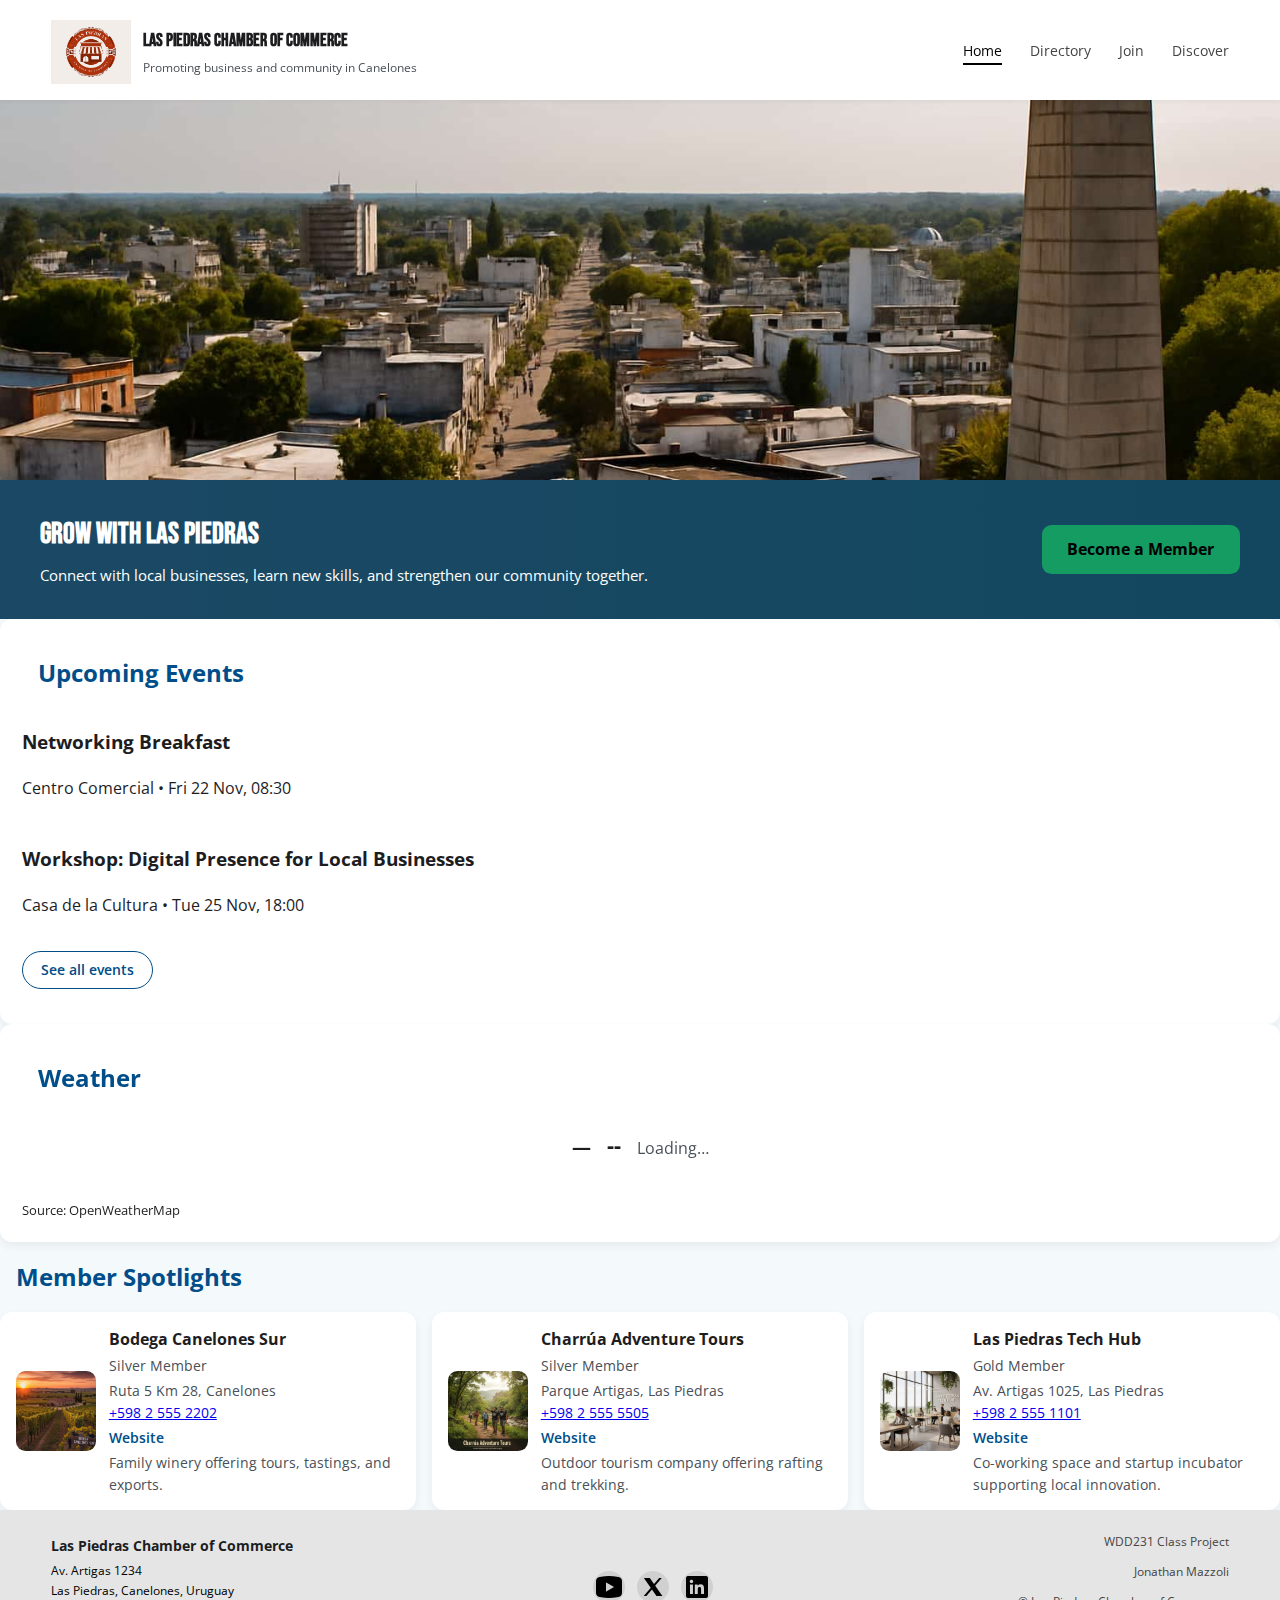
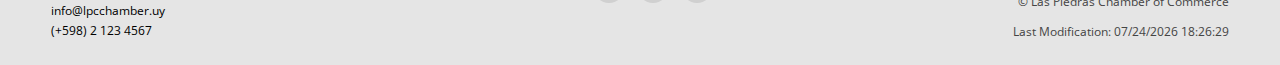
<file: chamber/index.html>
<!DOCTYPE html>
<html lang="en">
    <head>
        <meta charset="UTF-8">
        <meta name="viewport" content="width=device-width, initial-scale=1.0">
        <title>Home | Las Piedras Chamber of Commerce</title>
        <meta name="description" content="Official home page of the Las Piedras Chamber of Commerce in Canelones, Uruguay. Discover local events, weather, and business opportunities.">
        <meta name="author" content="Jonathan Mazzoli">

        <link rel="icon" href="images/favicon.ico">
        <meta property="og:title" content="Las Piedras Chamber of Commerce">
        <meta property="og:description" content="Official home page of the Las Piedras Chamber of Commerce in Canelones, Uruguay. Discover local events, weather, and business opportunities.">
        <meta property="og:type" content="website">
        <meta property="og:url" content="https://jonathanmazzoli2401.github.io/wdd231/chamber/directory.html">
        <meta property="og:image" content="https://jonathanmazzoli2401.github.io/wdd231/chamber/images/laspiedrashero.jpg">

        <link rel="preconnect" href="https://fonts.googleapis.com">
        <link rel="preconnect" href="https://fonts.gstatic.com" crossorigin>
        <link href="https://fonts.googleapis.com/css2?family=Bebas+Neue&family=Open+Sans:wght@400;600;700&display=swap" rel="stylesheet">
        
        <link rel="stylesheet" href="styles/normalize.css">
        <link rel="stylesheet" href="styles/base.css">
        <link rel="stylesheet" href="styles/larger.css">

        <script src="scripts/main.js" defer></script>
        <script src="scripts/weather.js" defer></script>
        <script src="scripts/spotlights.js" defer></script>
    </head>
    <body>
        <header>
            <div class="branding">
                <img src="images/chamberlogo.png" alt="Las Piedras Chamber of Commerce logo" class="logo">
                <div class="brand-text">
                    <h1>Las Piedras Chamber of Commerce</h1>
                    <p class="tagline">Promoting business and community in Canelones</p>
                </div> 
            </div>

            <button id="menu-toggle" aria-label="Toggle navigation menu" aria-expanded="false">
                ☰
            </button>

            <nav id="primary-nav">
                <a href="index.html" class="active">Home</a>
                <a href="directory.html">Directory</a>
                <a href="join.html">Join</a>
                <a href="discover.html">Discover</a>
            </nav>
        </header>

        <main class="home/main">
            <section class="hero home-hero">
                <img src="images/hero.jpg" alt="Las Piedras city" class="hero-img">
                <div class="hero-cta-bar">
                    <div class="hero-cta-text">
                        <h2>Grow with Las Piedras</h2>
                        <p>Connect with local businesses, learn new skills, and strengthen our community together.</p>
                    </div>
                    <a href="join.html" class="hero-cta-btn">Become a Member</a>
                </div>
            </section>


            <section class="events" aria-labelledby="events-title">
                <h2 id="events-title" class="section-heading">Upcoming Events</h2>
                <ul class="event-list">
                    <li>
                        <h3>Networking Breakfast</h3>
                        <p>Centro Comercial • Fri 22 Nov, 08:30</p>
                    </li>
                    <li>
                        <h3>Workshop: Digital Presence for Local Businesses</h3>
                        <p>Casa de la Cultura • Tue 25 Nov, 18:00</p>
                    </li>
                </ul>
                <p class="events-more">
                    <a href="discover.html">See all events</a>
                </p>
            </section>

            <section class="weather" aria-labelledby="weather-title">
                <h2 id="weather-title" class="section-heading">Weather</h2>
                <div class="weather-now">
                    <h3 id="w-today">—</h3>
                    <output id="w-temp" aria-live="polite">--</output>
                    <span id="w-desc">Loading…</span>
                </div>
                <div id="w-forecast" class="weather-forecast" aria-live="polite"></div>
                <small class="weather-note">Source: OpenWeatherMap</small>
            </section>

            <section class="spotlights" aria-labelledby="spot-title">
                <h2 id="spot-title" class="section-heading">Member Spotlights</h2>
                <div id="spot-grid" class="spot-grid" role="list">
                    <!-- JS: Spotlights cards from members.json here-->
                </div>
            </section>
        </main>

        <footer>
            <div class="footer-content">
                <div class="footer-block footer-left">
                    <h3>Las Piedras Chamber of Commerce</h3>
                    <p>Av. Artigas 1234</p>
                    <p>Las Piedras, Canelones, Uruguay</p>
                    <p>info@lpcchamber.uy</p>
                    <p>(+598) 2 123 4567</p>
                </div>

                <div class="footer-block footer-social">
                    <a href="#" aria-label="Las Piedras Chamber on YouTube"><img src="images/youtubeicon.png" alt="YouTube"></a>
                    <a href="#" aria-label="Las Piedras Chamber on X"><img src="images/xicon.png" alt="X"></a>
                    <a href="#" aria-label="Las Piedras Chamber on LinkedIn"><img src="images/linkedinicon.png" alt="LinkedIn"></a>
                </div>

                <div class="footer-block footer-right">
                    <p>WDD231 Class Project</p>
                    <p>Jonathan Mazzoli</p>
                    <p>&copy; <span id="currentyear"></span> Las Piedras Chamber of Commerce</p>
                    <p>Last Modification: <span id="last-modified"></span></p>
                </div>
            </div>
        </footer>
    </body>
</html>
</file>
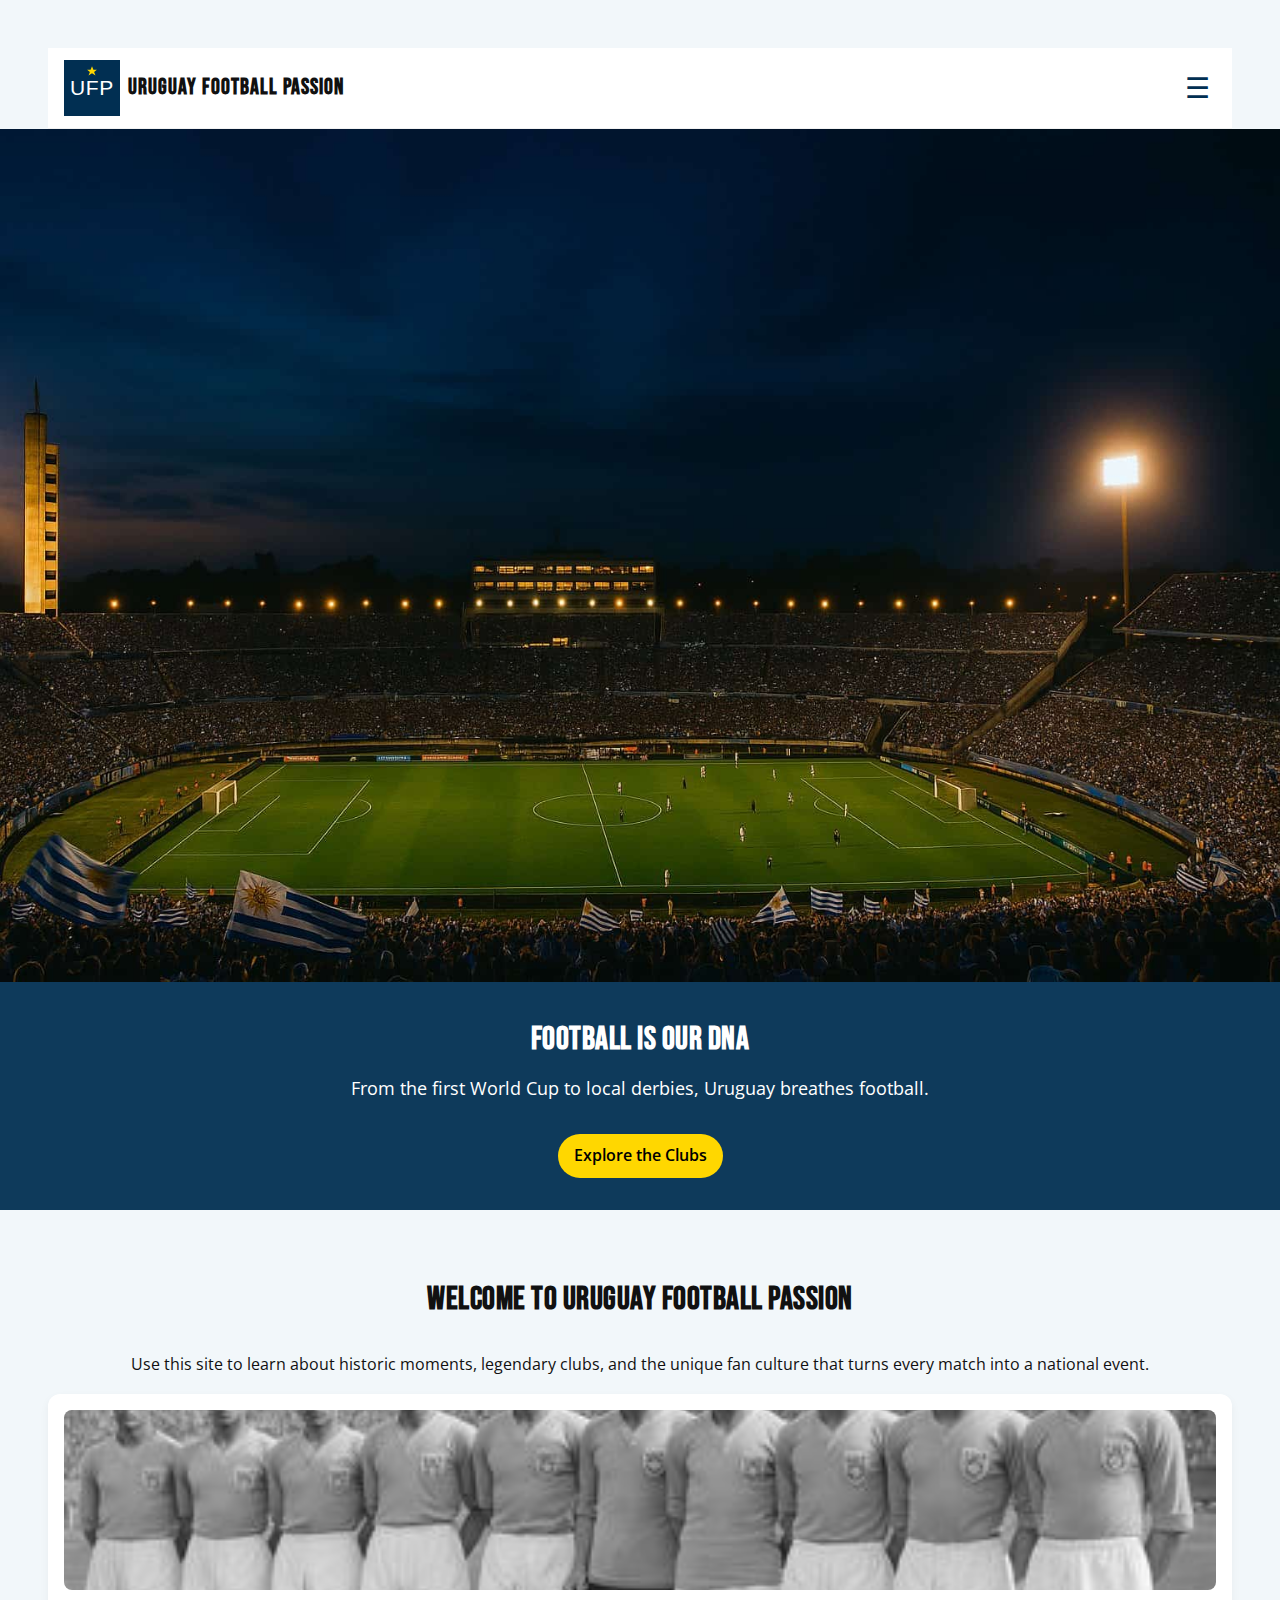
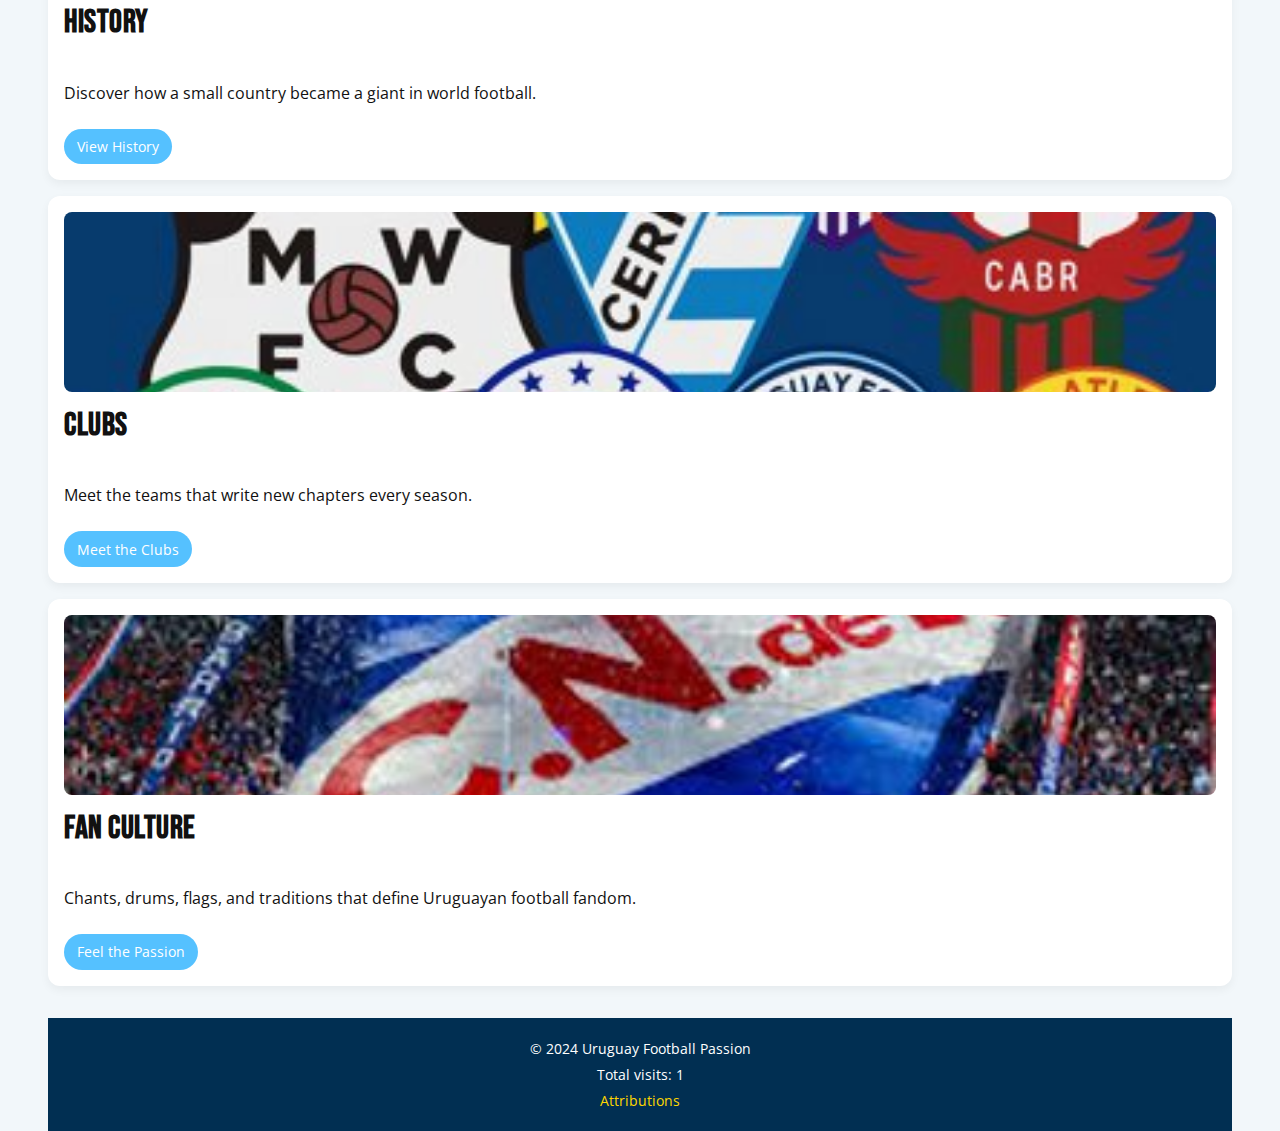
<file: finalproject/index.html>
<!DOCTYPE html>
<html lang="en">
    <head>
        <meta charset="UTF-8">
        <meta name="viewport" content="width=device-width, initial-scale=1.0">
        <title>Uruguay Football Passion | Home</title>
        <meta name="description" content="Discover the culture, history, and passion of Uruguayan football.">
        <meta name="author" content="Jonathan Mazzoli">
        <link rel="icon" href="images/favicon.ico">

        <meta property="og:title" content="Uruguay Football Passion">
        <meta property="og:description" content="Explore the clubs, history, and fan culture of Uruguayan football.">
        <meta property="og:image" content="https://github.com/JonathanMazzoli2401/wdd231/blob/main/finalproject/images/hero.jpg">
        <meta property="og:url" content="https://jonathanmazzoli2401.github.io/wdd231/finalproject/index.html">
        <meta name="twitter:card" content="summary_large_image">

        <link rel="preconnect" href="https://fonts.googleapis.com">
        <link rel="preconnect" href="https://fonts.gstatic.com" crossorigin>
        <link href="https://fonts.googleapis.com/css2?family=Bebas+Neue&family=Open+Sans:wght@400;600;700&display=swap" rel="stylesheet">

        <link rel="stylesheet" href="styles/base.css">
        <link rel="stylesheet" href="styles/large.css">

        <script type="module" src="scripts/main.js"></script>
    </head>

    <body data-page="home">
        <header>
            <div class="branding">
                <img src="images/logo.svg" alt="Uruguay Football Passion logo" class="logo">
                <h1 class="site-title">Uruguay Football Passion</h1>
            </div>
            <button id="menu-toggle" aria-label="Toggle navigation" aria-expanded="false">☰</button>
            <nav id="primary-nav" class="nav">
                <a href="index.html" class="active">Home</a>
                <a href="history.html">History</a>
                <a href="clubs.html">Clubs & Fans</a>
            </nav>
        </header>

        <main>
            <section class="hero">
                <img src="images/hero.jpg" alt="Crowded Uruguayan football stadium" loading="lazy">
            </section>
            <section class="hero-content">
                <h1>Football is Our DNA</h1>
                <p>From the first World Cup to local derbies, Uruguay breathes football.</p>
                <a href="clubs.html" class="cta">Explore the Clubs</a>
            </section>

            <section class="intro">
                <h2>Welcome to Uruguay Football Passion</h2>
                <p>Use this site to learn about historic moments, legendary clubs, and the unique fan culture that turns every match into a national event.</p>
            </section>

            <section class="home-links">
                <article>
                    <img src="images/history.jpg" alt="Historic Uruguay national team photo" loading="lazy" width="400" height="260">
                    <h3>History</h3>
                    <p>Discover how a small country became a giant in world football.</p>
                    <a class="btn" href="history.html">View History</a>
                </article>

                <article>
                    <img src="images/clubs.jpg" alt="Club stadium under lights" loading="lazy" width="400" height="260">
                    <h3>Clubs</h3>
                    <p>Meet the teams that write new chapters every season.</p>
                    <a class="btn" href="clubs.html">Meet the Clubs</a>
                </article>

                <article>
                    <img src="images/fans.jpg" alt="Fans waving Uruguayan flags" loading="lazy" width="400" height="260">
                    <h3>Fan Culture</h3>
                    <p>Chants, drums, flags, and traditions that define Uruguayan football fandom.</p>
                    <a class="btn" href="clubs.html#fan-culture">Feel the Passion</a>
                </article>
            </section>
        </main>

        <footer>
            <p>&copy; 2024 Uruguay Football Passion</p>
            <p>Total visits: <span id="visits-count"></span></p>
            <p><a href="attributions.html">Attributions</a></p>
        </footer>
    </body>
</html>
</file>
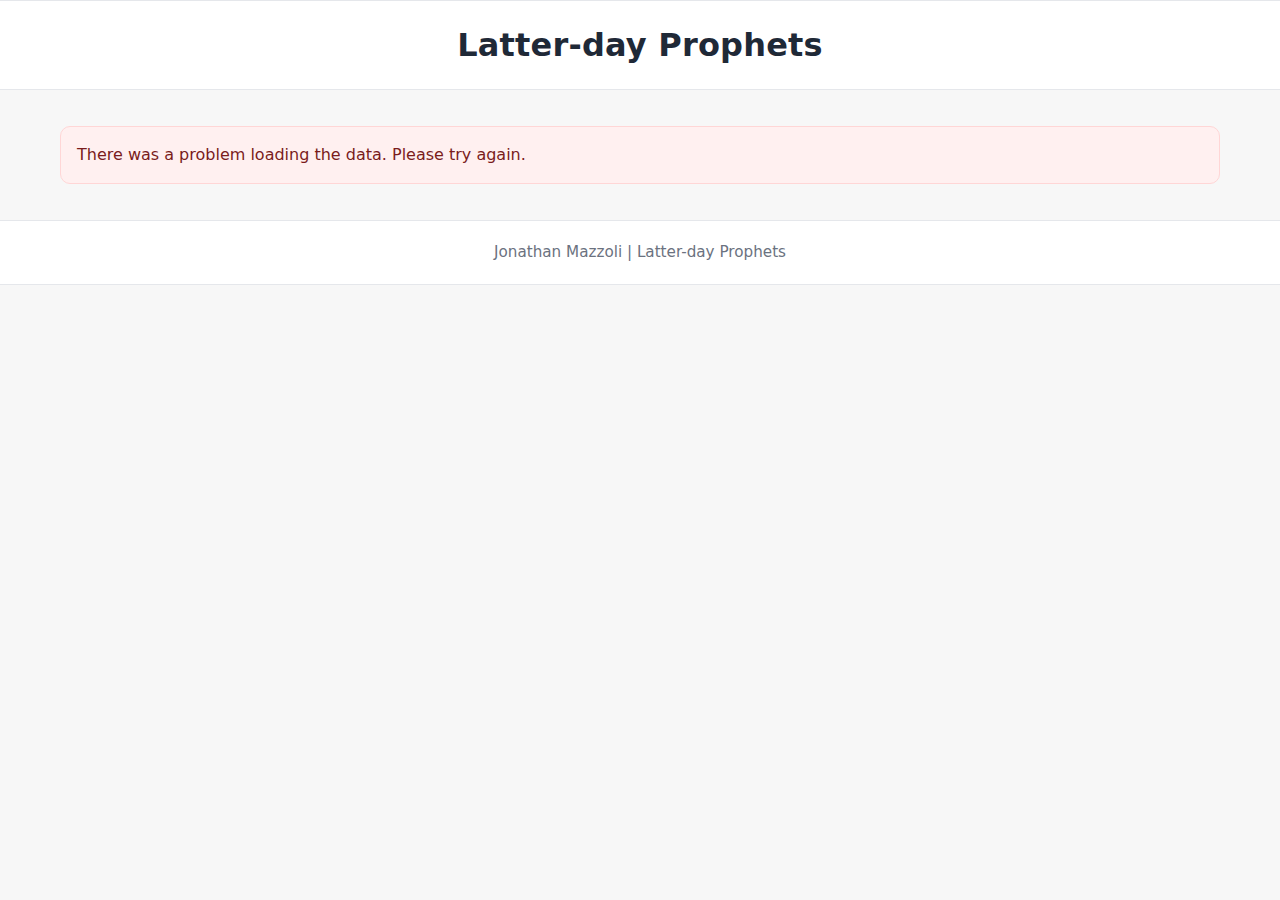
<file: prophets.html>
<!doctype html>
<html lang="en">
<head>
    <meta charset="utf-8">
    <meta name="viewport" content="width=device-width, initial-scale=1">
    <meta name="Author" content="Jonathan Mazzoli">
    <title>Latter-day Prophets</title>

    <link rel="stylesheet" href="styles/prophets.css">

    <script src="scripts/prophets.js" defer></script>
</head>
<body>
    <header>
        <h1>Latter-day Prophets</h1>
    </header>

    <main>
        <div id="cards" aria-live="polite"></div>
    </main>

    <footer>
        Jonathan Mazzoli | Latter-day Prophets
    </footer>
</body>
</html>
</file>
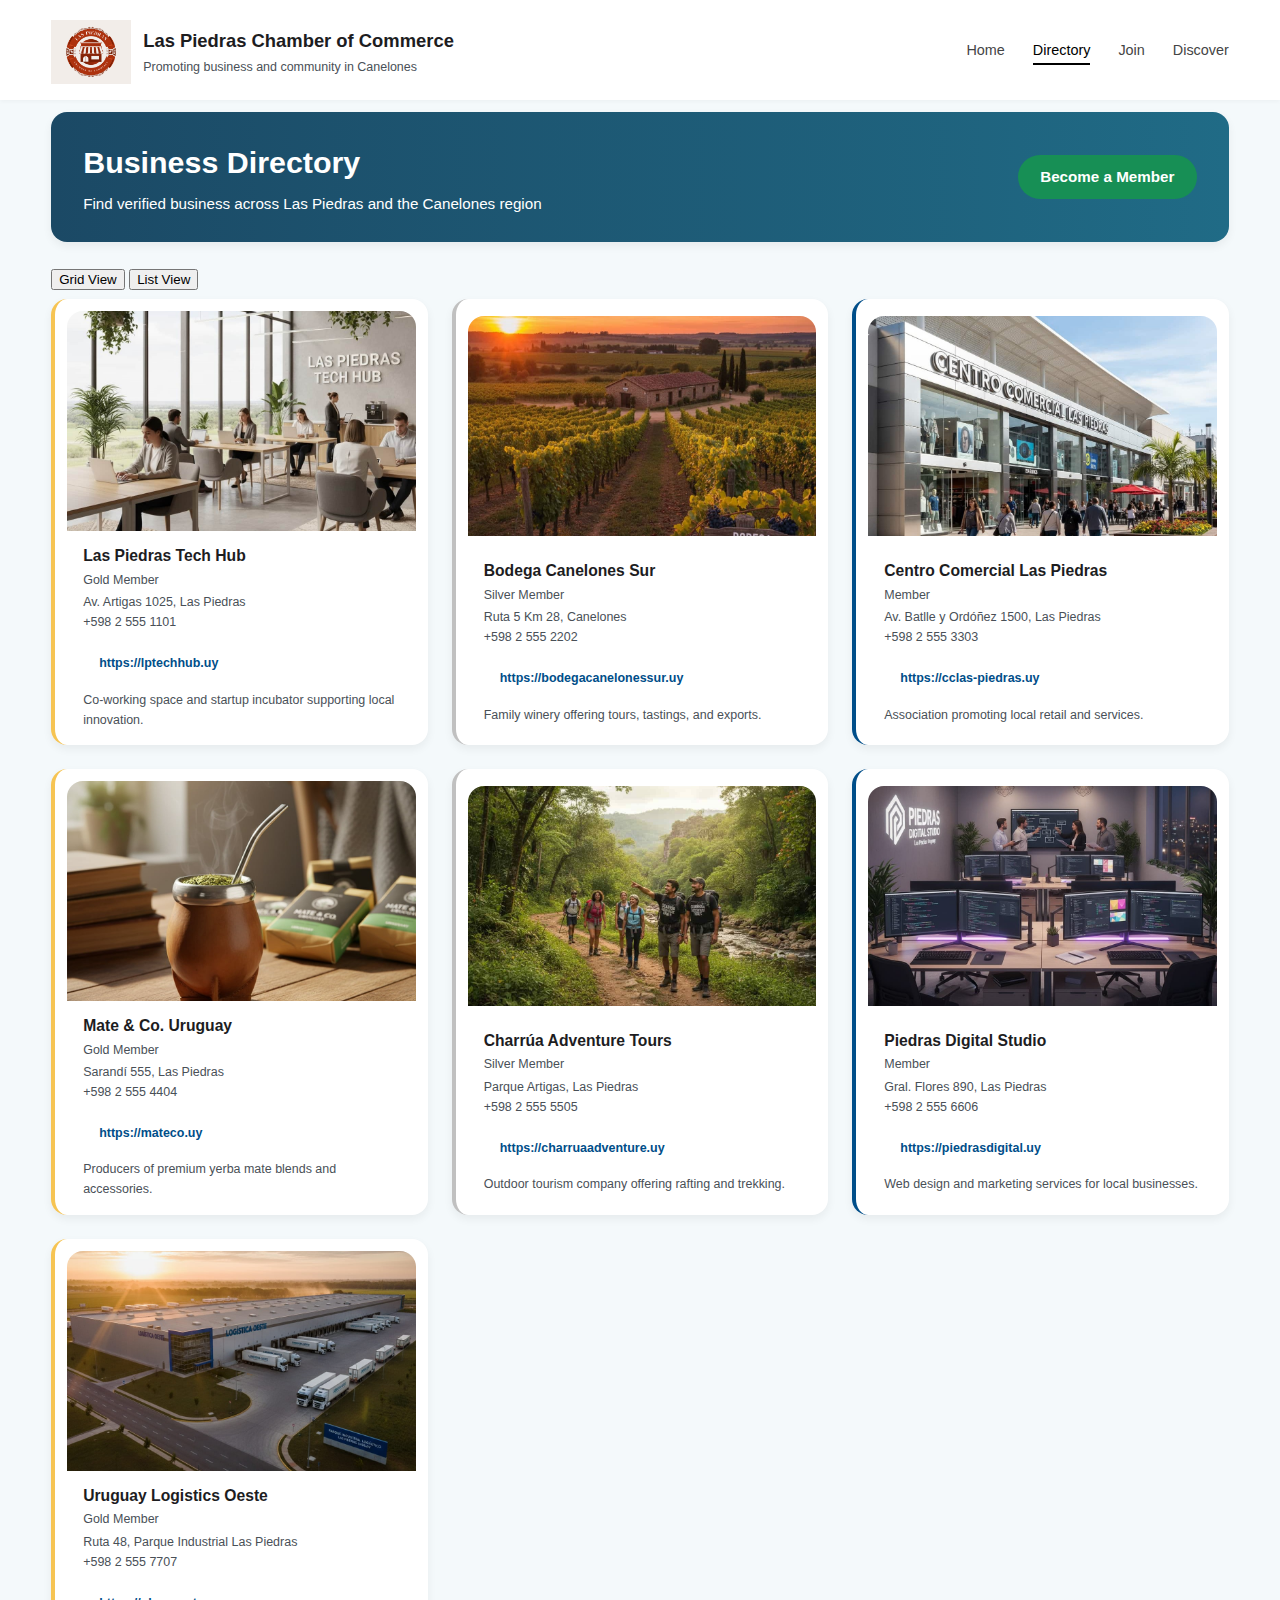
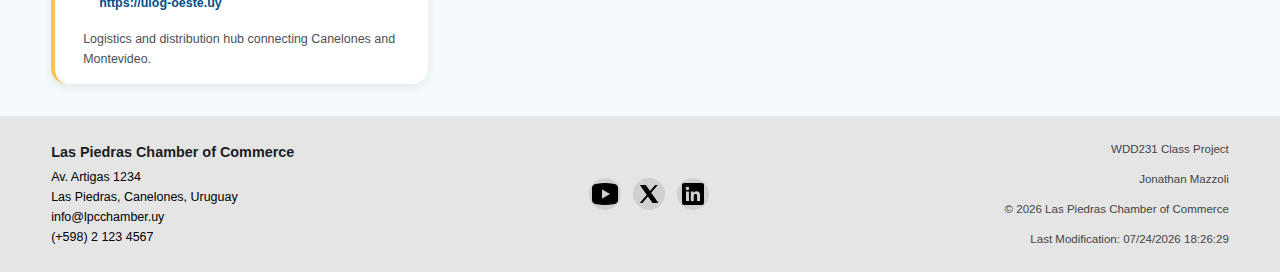
<file: chamber/directory.html>
<!DOCTYPE html>
<html lang="en">
    <head>
        <meta charset="UTF-8">
        <meta name="viewport" content="width=device-width, initial-scale=1.0">
        <title>Las Piedras Chamber of Commerce</title>
        <meta name="description" content="Official business directory of the Las Piedras Chamber of Commerce in Canelones, Uruguay. Discover local companies, services, and opportunities.">
        <meta name="author" content="Jonathan Mazzoli">

        <link rel="icon" href="images/favicon.ico">
        <meta property="og:title" content="Las Piedras Chamber of Commerce">
        <meta property="og:description" content="Official business directory of the Las Piedras Chamber of Commerce in Canelones, Uruguay. Discover local companies, services, and opportunities.">
        <meta property="og:type" content="website">
        <meta property="og:url" content="https://jonathanmazzoli2401.github.io/wdd231/chamber/directory.html">
        <meta property="og:image" content="https://github.com/JonathanMazzoli2401/wdd231/blob/main/chamber/images/laspiedrashero.jpg">

        <link rel="stylesheet" href="styles/normalize.css">
        <link rel="stylesheet" href="styles/base.css">
        <link rel="stylesheet" href="styles/larger.css">

        <script src="scripts/directory.js" defer></script>
    </head>
    <body>
        <header>
            <div class="branding">
                <img src="images/chamberlogo.png" alt="Las Piedras Chamber of Commerce logo" class="logo">
                <div class="brand-text">
                    <h1>Las Piedras Chamber of Commerce</h1>
                    <p class="tagline">Promoting business and community in Canelones</p>
                </div> 
            </div>

            <button id="menu-toggle" aria-label="Toggle navigation menu" aria-expanded="false">
                ☰
            </button>

            <nav id="primary-nav">
                <a href="index.html">Home</a>
                <a href="directory.html" class="active">Directory</a>
                <a href="join.html">Join</a>
                <a href="discover.html">Discover</a>
            </nav>
        </header>

        <section class="hero directory-hero">
            <div class="hero-text">
                <h2>Business Directory</h2>
                <p>Find verified business across Las Piedras and the Canelones region</p>
            </div>
            <a href="join.html" class="btn hero-cta">Become a Member</a>
        </section>

        <main>
            <section class="view-toggle" aria-label="Directory view options">
                <button id="grid-view" class="toggle-btn active" type="button">Grid View</button>
                <button id="list-view" class="toggle-btn" type="button">List View</button>
            </section>

            <section id="members" class="members members-grid" aria-live="polite">
                <h2 class="section-heading">Business Directory Members</h2>
                <!-- JavaScript insert member cards -->
            </section>
        </main>

        <footer>
            <div class="footer-content">
                <div class="footer-block footer-left">
                    <h3>Las Piedras Chamber of Commerce</h3>
                    <p>Av. Artigas 1234</p>
                    <p>Las Piedras, Canelones, Uruguay</p>
                    <p>info@lpcchamber.uy</p>
                    <p>(+598) 2 123 4567</p>
                </div>

                <div class="footer-block footer-social">
                    <a href="#" aria-label="Las Piedras Chamber on YouTube"><img src="images/youtubeicon.png" alt="YouTube"></a>
                    <a href="#" aria-label="Las Piedras Chamber on X"><img src="images/xicon.png" alt="X"></a>
                    <a href="#" aria-label="Las Piedras Chamber on LinkedIn"><img src="images/linkedinicon.png" alt="LinkedIn"></a>
                </div>

                <div class="footer-block footer-right">
                    <p>WDD231 Class Project</p>
                    <p>Jonathan Mazzoli</p>
                    <p>&copy; <span id="currentyear"></span> Las Piedras Chamber of Commerce</p>
                    <p>Last Modification: <span id="last-modified"></span></p>
                </div>
            </div>
        </footer>
    </body>
</html>
</file>
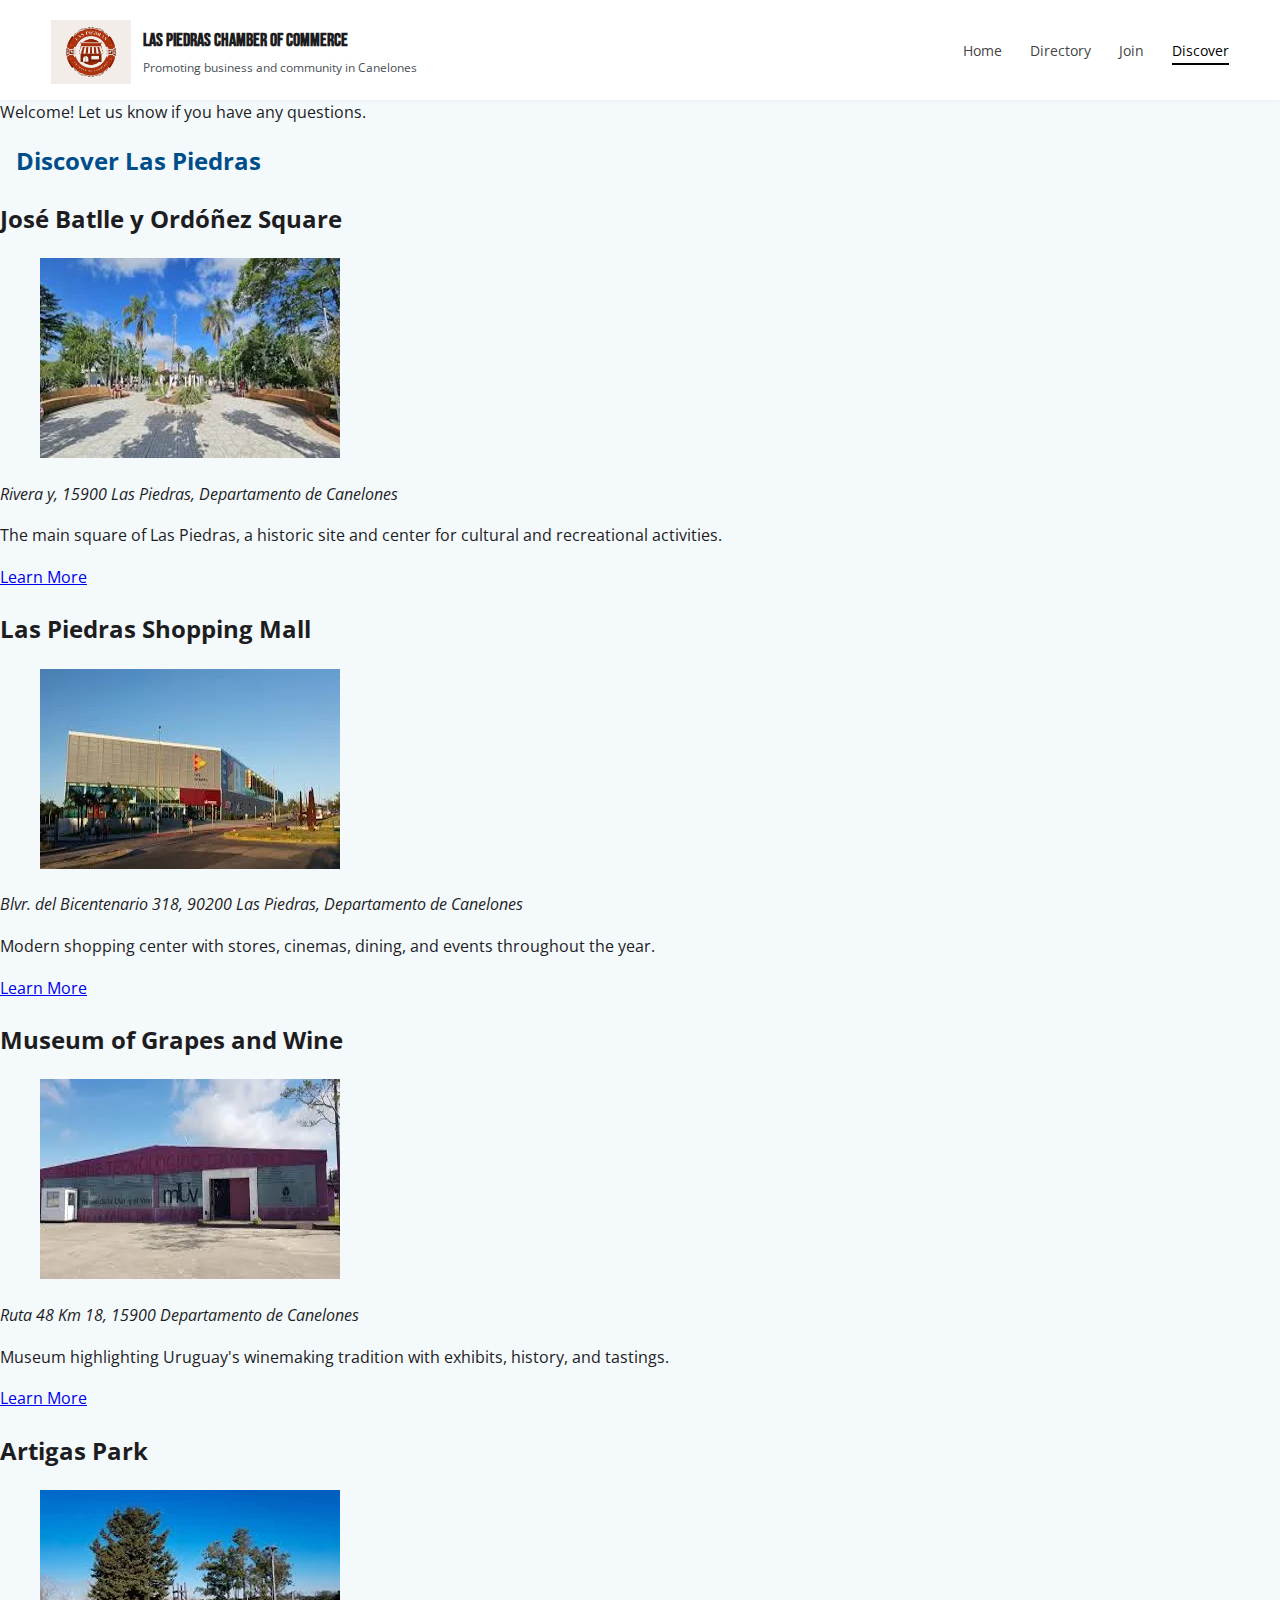
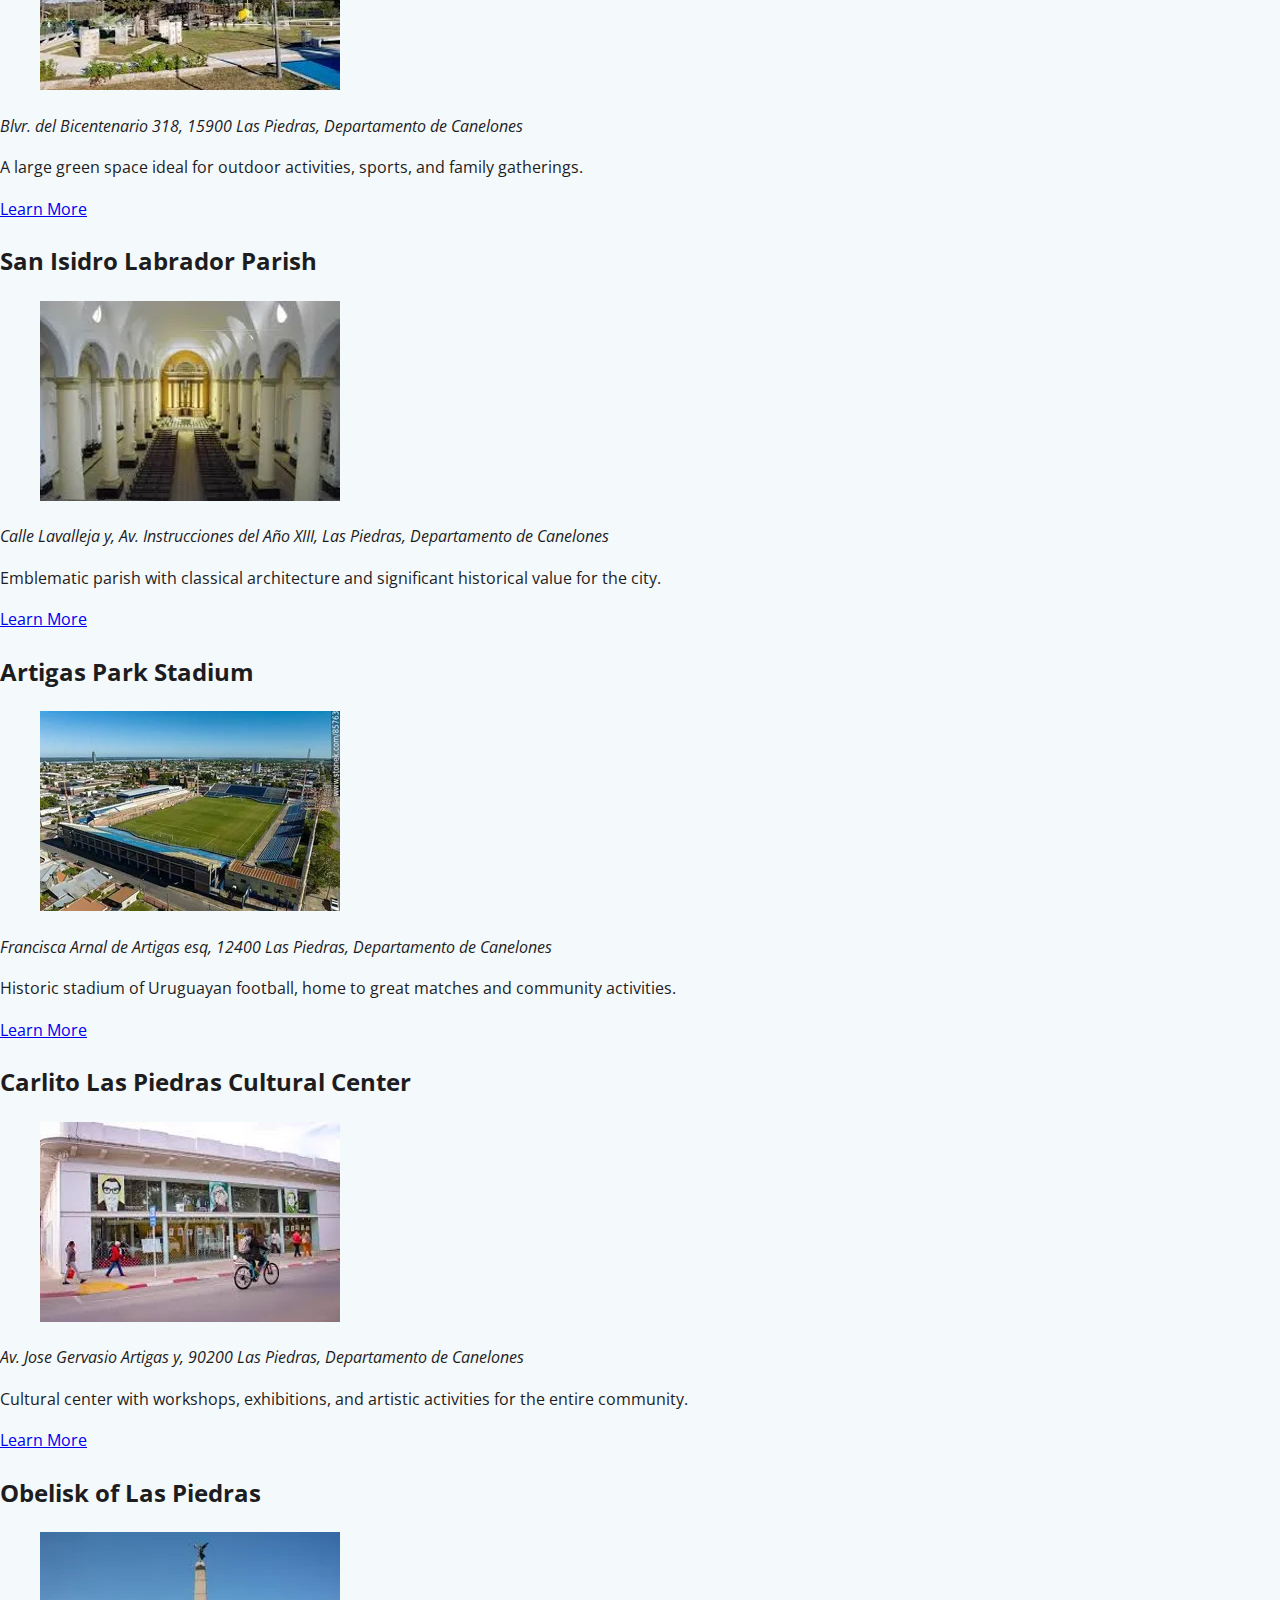
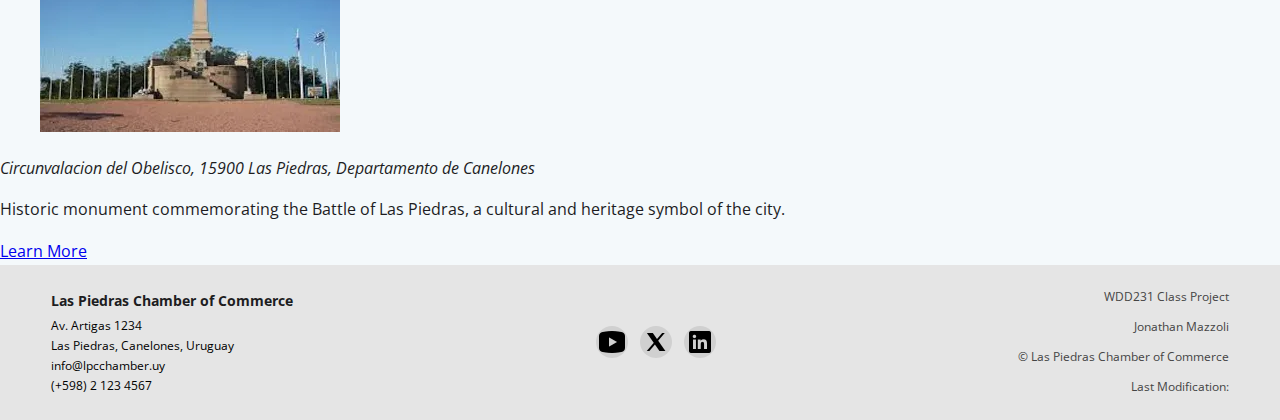
<file: chamber/discover.html>
<!DOCTYPE html>
<html lang="en">
<head>
    <meta charset="UTF-8">
    <meta name="viewport" content="width=device-width, initial-scale=1.0">
    <title>Discover | Las Piedras Chamber of Commerce</title>
    <meta name="description" content="Discover interesting places, culture, and attractions in Las Piedras.">
    <meta name="author" content="Jonathan Mazzoli">

    <link rel="icon" href="images/favicon.ico">

    <meta property="og:title" content="Discover Las Piedras">
    <meta property="og:description" content="Interesting places and attractions in Las Piedras.">
    <meta property="og:type" content="website">
    <meta property="og:url" content="https://jonathanmazzoli2401.github.io/wdd231/chamber/discover.html">
    <meta property="og:image" content="https://jonathanmazzoli2401.github.io/wdd231/chamber/images/laspiedrashero.jpg">

    <link rel="preconnect" href="https://fonts.googleapis.com">
    <link rel="preconnect" href="https://fonts.gstatic.com" crossorigin>
    <link href="https://fonts.googleapis.com/css2?family=Bebas+Neue&family=Open+Sans:wght@400;600;700&display=swap" rel="stylesheet">

    <link rel="stylesheet" href="styles/normalize.css">
    <link rel="stylesheet" href="styles/base.css">
    <link rel="stylesheet" href="styles/larger.css">

    <script type="module" src="scripts/discover.js"></script>
</head>

<body>
    <header>
        <div class="branding">
            <img src="images/chamberlogo.png" alt="Las Piedras Chamber of Commerce logo" class="logo">
            <div class="brand-text">
                <h1>Las Piedras Chamber of Commerce</h1>
                <p class="tagline">Promoting business and community in Canelones</p>
            </div>
        </div>

        <button id="menu-toggle" aria-label="Toggle navigation menu" aria-expanded="false">☰</button>

        <nav id="primary-nav">
            <a href="index.html">Home</a>
            <a href="directory.html">Directory</a>
            <a href="join.html">Join</a>
            <a href="discover.html" class="active">Discover</a>
        </nav>
    </header>

    <main class="discover-main">

        <section id="visit-message" class="visit-message"></section>

        <h2 class="section-heading">Discover Las Piedras</h2>

        <section id="discover-grid" class="discover-grid">
            <!-- JS will insert the 8 cards here -->
        </section>

    </main>

    <footer>
        <div class="footer-content">
            <div class="footer-block footer-left">
                <h3>Las Piedras Chamber of Commerce</h3>
                <p>Av. Artigas 1234</p>
                <p>Las Piedras, Canelones, Uruguay</p>
                <p>info@lpcchamber.uy</p>
                <p>(+598) 2 123 4567</p>
            </div>

            <div class="footer-block footer-social">
                <a href="#" aria-label="YouTube"><img src="images/youtubeicon.png" alt="YouTube"></a>
                <a href="#" aria-label="X"><img src="images/xicon.png" alt="X"></a>
                <a href="#" aria-label="LinkedIn"><img src="images/linkedinicon.png" alt="LinkedIn"></a>
            </div>

            <div class="footer-block footer-right">
                <p>WDD231 Class Project</p>
                <p>Jonathan Mazzoli</p>
                <p>&copy; <span id="currentyear"></span> Las Piedras Chamber of Commerce</p>
                <p>Last Modification: <span id="last-modified"></span></p>
            </div>
        </div>
    </footer>
</body>
</html>
</file>
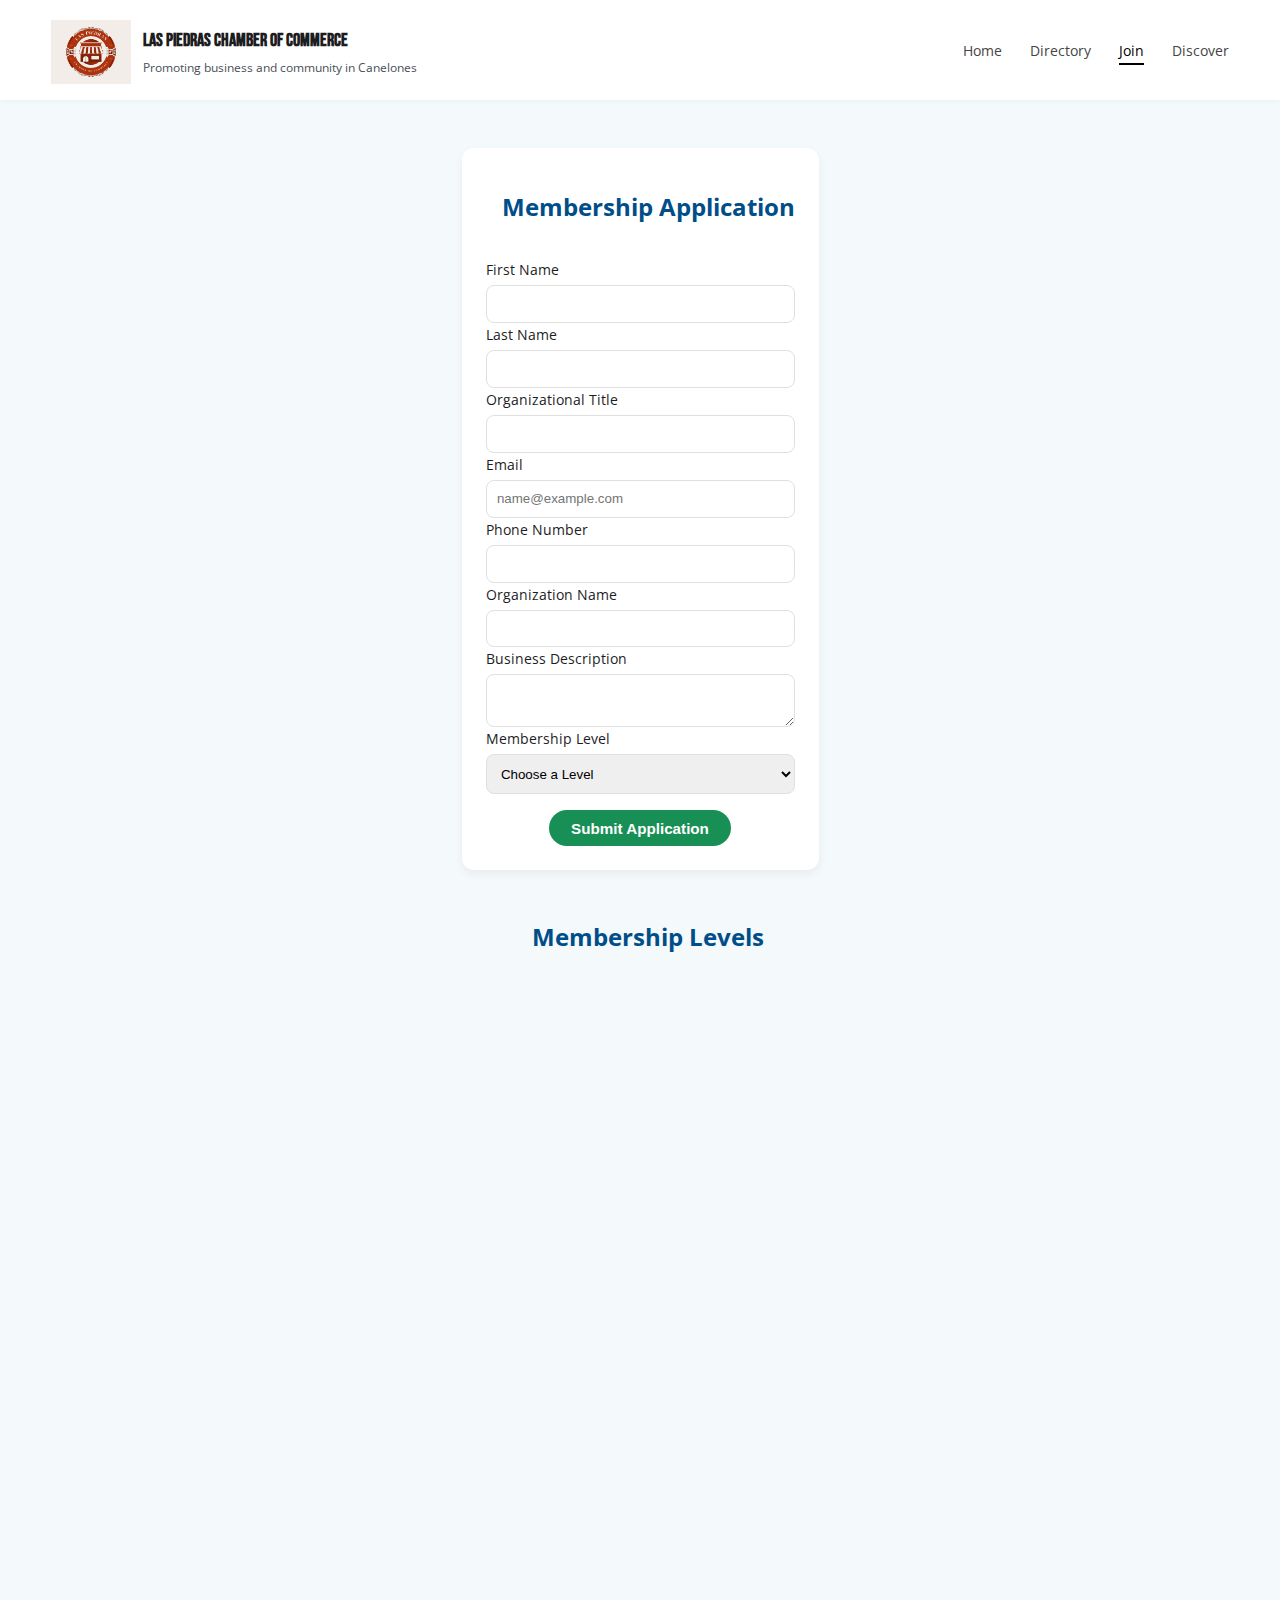
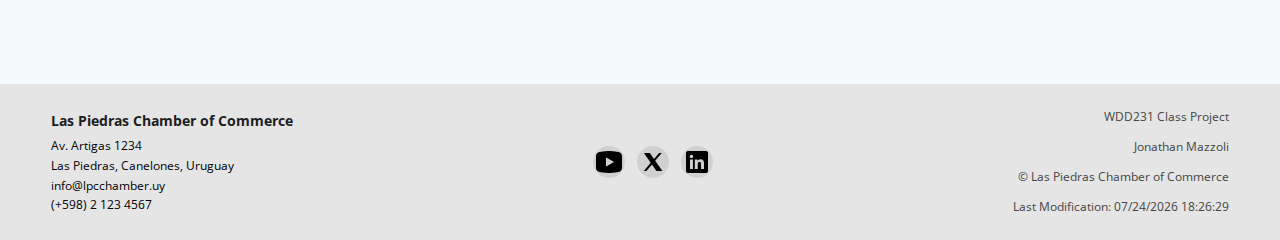
<file: chamber/join.html>
<!DOCTYPE html>
<html lang="en">
<head>
    <meta charset="UTF-8">
    <meta name="viewport" content="width=device-width, initial-scale=1.0">
    <title>Join | Las Piedras Chamber of Commerce</title>
    <meta name="description" content="Join the Las Piedras Chamber of Commerce. Apply for membership and explore our benefits.">
    <meta name="author" content="Jonathan Mazzoli">

    <link rel="icon" href="images/favicon.ico">
    <meta property="og:title" content="Las Piedras Chamber of Commerce">
    <meta property="og:description" content="Join the Las Piedras Chamber of Commerce and discover member benefits.">
    <meta property="og:type" content="website">
    <meta property="og:url" content="https://jonathanmazzoli2401.github.io/wdd231/chamber/join.html">
    <meta property="og:image" content="https://jonathanmazzoli2401.github.io/wdd231/chamber/images/laspiedrashero.jpg">

    <link rel="preconnect" href="https://fonts.googleapis.com">
    <link rel="preconnect" href="https://fonts.gstatic.com" crossorigin>
    <link href="https://fonts.googleapis.com/css2?family=Bebas+Neue&family=Open+Sans:wght@400;600;700&display=swap" rel="stylesheet">
    
    <link rel="stylesheet" href="styles/normalize.css">
    <link rel="stylesheet" href="styles/base.css">
    <link rel="stylesheet" href="styles/larger.css">

    <script src="scripts/main.js" defer></script>
    <script src="scripts/join.js" defer></script>
</head>

<body>
    <header>
        <div class="branding">
            <img src="images/chamberlogo.png" alt="Las Piedras Chamber of Commerce logo" class="logo">
            <div class="brand-text">
                <h1>Las Piedras Chamber of Commerce</h1>
                <p class="tagline">Promoting business and community in Canelones</p>
            </div> 
        </div>

        <button id="menu-toggle" aria-label="Toggle navigation menu" aria-expanded="false">
            ☰
        </button>

        <nav id="primary-nav">
            <a href="index.html">Home</a>
            <a href="directory.html">Directory</a>
            <a href="join.html" class="active">Join</a>
            <a href="discover.html">Discover</a>
        </nav>
    </header>

    <main class="join-main">

        <section class="join-form">
            <h2 class="section-heading">Membership Application</h2>

            <form action="thankyou.html" method="get">

                <label>First Name
                    <input type="text" name="fname" required autocomplete="given-name">
                </label>

                <label>Last Name
                    <input type="text" name="lname" required autocomplete="family-name">
                </label>

                <label>Organizational Title
                    <input type="text" name="title" required pattern="[A-Za-z -]{7,}" title="Minimum 7 letters, spaces or hyphens.">
                </label>

                <label>Email
                    <input type="email" name="email" required placeholder="name@example.com">
                </label>

                <label>Phone Number
                    <input type="tel" name="phone" required autocomplete="tel">
                </label>

                <label>Organization Name
                    <input type="text" name="organization" required>
                </label>

                <label>Business Description
                    <textarea name="description"></textarea>
                </label>

                <label>Membership Level
                    <select name="membership" required>
                        <option value="">Choose a Level</option>
                        <option value="np">NP Membership</option>
                        <option value="bronze">Bronze Membership</option>
                        <option value="silver">Silver Membership</option>
                        <option value="gold">Gold Membership</option>
                    </select>
                </label>

                <input type="hidden" id="timestamp" name="timestamp">

                <button class="btn" type="submit">Submit Application</button>
            </form>
        </section>

        <section class="join-levels">
            <h2 class="section-heading">Membership Levels</h2>

            <div class="level-card fade-in">
                <h3>NP Membership</h3>
                <button class="btn open-modal" data-modal="modal-np">Learn More</button>
            </div>

            <div class="level-card fade-in">
                <h3>Bronze Membership</h3>
                <button class="btn open-modal" data-modal="modal-bronze">Learn More</button>
            </div>

            <div class="level-card fade-in">
                <h3>Silver Membership</h3>
                <button class="btn open-modal" data-modal="modal-silver">Learn More</button>
            </div>

            <div class="level-card fade-in">
                <h3>Gold Membership</h3>
                <button class="btn open-modal" data-modal="modal-gold">Learn More</button>
            </div>
        </section>

    </main>

    <div class="modal" id="modal-np">
        <div class="modal-content">
            <span class="close">&times;</span>
            <h3>NP Membership</h3>
            <p>Free membership for non-profit organizations. Includes directory listing and basic benefits.</p>
        </div>
    </div>

    <div class="modal" id="modal-bronze">
        <div class="modal-content">
            <span class="close">&times;</span>
            <h3>Bronze Membership</h3>
            <p>Basic paid membership with event discounts and limited advertising features.</p>
        </div>
    </div>

    <div class="modal" id="modal-silver">
        <div class="modal-content">
            <span class="close">&times;</span>
            <h3>Silver Membership</h3>
            <p>Enhanced benefits: featured directory placement, spotlight rotation, advertising options.</p>
        </div>
    </div>

    <div class="modal" id="modal-gold">
        <div class="modal-content">
            <span class="close">&times;</span>
            <h3>Gold Membership</h3>
            <p>Top tier benefits, including maximum advertising visibility, priority training, and premium placement.</p>
        </div>
    </div>


    <footer>
        <div class="footer-content">
            <div class="footer-block footer-left">
                <h3>Las Piedras Chamber of Commerce</h3>
                <p>Av. Artigas 1234</p>
                <p>Las Piedras, Canelones, Uruguay</p>
                <p>info@lpcchamber.uy</p>
                <p>(+598) 2 123 4567</p>
            </div>

            <div class="footer-block footer-social">
                <a href="#"><img src="images/youtubeicon.png" alt="YouTube"></a>
                <a href="#"><img src="images/xicon.png" alt="X"></a>
                <a href="#"><img src="images/linkedinicon.png" alt="LinkedIn"></a>
            </div>

            <div class="footer-block footer-right">
                <p>WDD231 Class Project</p>
                <p>Jonathan Mazzoli</p>
                <p>&copy; <span id="currentyear"></span> Las Piedras Chamber of Commerce</p>
                <p>Last Modification: <span id="last-modified"></span></p>
            </div>
        </div>
    </footer>

</body>
</html>
</file>
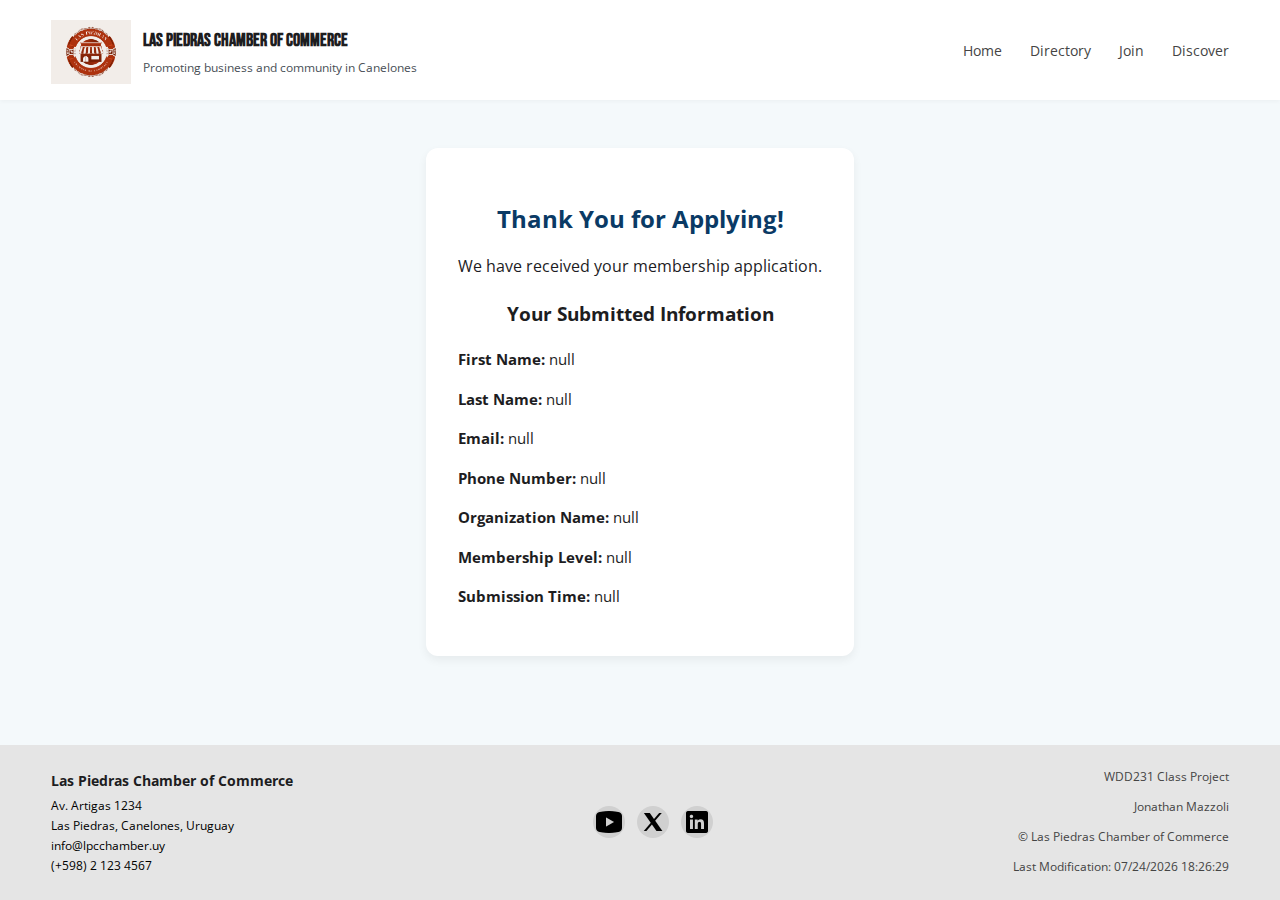
<file: chamber/thankyou.html>
<!DOCTYPE html>
<html lang="en">
<head>
    <meta charset="UTF-8">
    <meta name="viewport" content="width=device-width, initial-scale=1.0">
    <title>Thank You | Las Piedras Chamber of Commerce</title>

    <link rel="icon" href="images/favicon.ico">
    <meta name="description" content="Thank you for applying for membership in the Las Piedras Chamber of Commerce.">
    <meta name="author" content="Jonathan Mazzoli">

    <link rel="preconnect" href="https://fonts.googleapis.com">
    <link rel="preconnect" href="https://fonts.gstatic.com" crossorigin>
    <link href="https://fonts.googleapis.com/css2?family=Bebas+Neue&family=Open+Sans:wght@400;600;700&display=swap" rel="stylesheet">

    <link rel="stylesheet" href="styles/normalize.css">
    <link rel="stylesheet" href="styles/base.css">
    <link rel="stylesheet" href="styles/larger.css">

    <script src="scripts/main.js" defer></script>
    <script src="scripts/thankyou.js" defer></script>
</head>

<body>
    <header>
        <div class="branding">
            <img src="images/chamberlogo.png" alt="Las Piedras Chamber of Commerce logo" class="logo">
            <div class="brand-text">
                <h1>Las Piedras Chamber of Commerce</h1>
                <p class="tagline">Promoting business and community in Canelones</p>
            </div>
        </div>

        <button id="menu-toggle" aria-label="Toggle navigation menu" aria-expanded="false">☰</button>

        <nav id="primary-nav">
            <a href="index.html">Home</a>
            <a href="directory.html">Directory</a>
            <a href="join.html">Join</a>
            <a href="discover.html">Discover</a>
        </nav>
    </header>

    <main class="thankyou-main">
        <section class="thankyou-card">
            <h2>Thank You for Applying!</h2>
            <p>We have received your membership application.</p>

            <h3>Your Submitted Information</h3>
            <div id="output"></div>
        </section>
    </main>

    <footer>
        <div class="footer-content">
            <div class="footer-block footer-left">
                <h3>Las Piedras Chamber of Commerce</h3>
                <p>Av. Artigas 1234</p>
                <p>Las Piedras, Canelones, Uruguay</p>
                <p>info@lpcchamber.uy</p>
                <p>(+598) 2 123 4567</p>
            </div>

            <div class="footer-block footer-social">
                <a href="#"><img src="images/youtubeicon.png" alt="YouTube"></a>
                <a href="#"><img src="images/xicon.png" alt="X"></a>
                <a href="#"><img src="images/linkedinicon.png" alt="LinkedIn"></a>
            </div>

            <div class="footer-block footer-right">
                <p>WDD231 Class Project</p>
                <p>Jonathan Mazzoli</p>
                <p>&copy; <span id="currentyear"></span> Las Piedras Chamber of Commerce</p>
                <p>Last Modification: <span id="last-modified"></span></p>
            </div>
        </div>
    </footer>

</body>
</html>
</file>
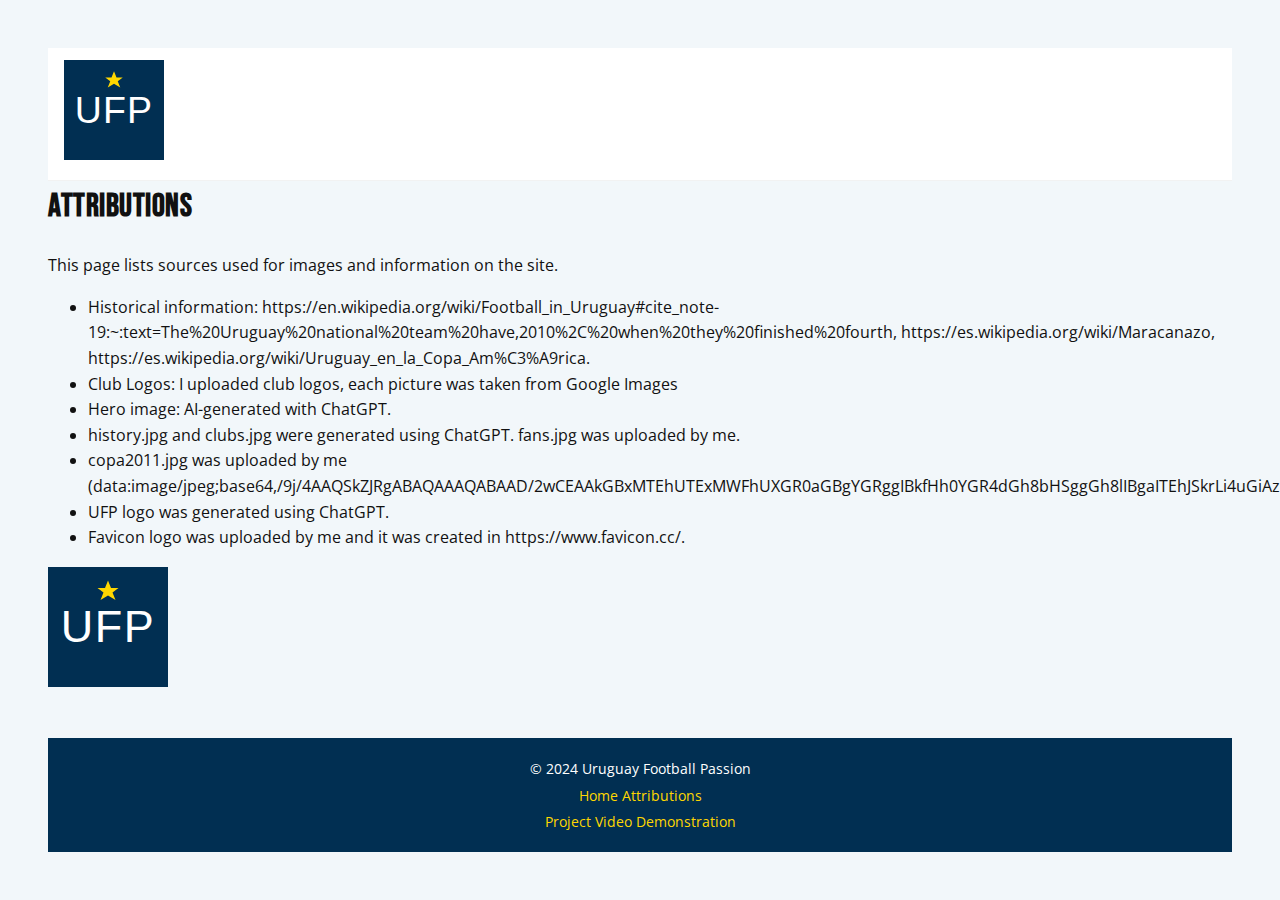
<file: finalproject/attributions.html>
<!DOCTYPE html>
<html lang="en">
    <head>
        <meta charset="UTF-8">
        <meta name="viewport" content="width=device-width, initial-scale=1.0">
        <title>Attributions | Uruguay Football Passion</title>
        <meta name="description" content="Source attributions for images and content used in the Uruguay Football Passion site.">
        <meta name="author" content="Jonathan Mazzoli">
        <link rel="icon" href="images/favicon.ico">

        <meta property="og:title" content="Attributions | Uruguay Football Passion">
        <meta property="og:description" content="Sources for images, text, and generative content used on the website.">
        <meta property="og:image" content="https://jonathanmazzoli2401.github.io/wdd231/finalproject/images/hero.jpg">
        <meta property="og:url" content="https://jonathanmazzoli2401.github.io/wdd231/finalproject/attributions.html">
        <meta name="twitter:card" content="summary_large_image">

        <link rel="preconnect" href="https://fonts.googleapis.com">
        <link rel="preconnect" href="https://fonts.gstatic.com" crossorigin>
        <link href="https://fonts.googleapis.com/css2?family=Bebas+Neue&family=Open+Sans:wght@400;600;700&display=swap" rel="stylesheet">

        <link rel="stylesheet" href="styles/base.css">
        <link rel="stylesheet" href="styles/large.css">

        <script src="scripts/main.js" type="module"></script>
    </head>

    <body>
        <header>
            <a href="index.html"><img src="images/logo.svg" alt="UFP site logo" width="100"></a>
        </header>
        <main>
            <section>
                <h1>Attributions</h1>
                <p>This page lists sources used for images and information on the site.</p>
                <ul>
                    <li>Historical information: https://en.wikipedia.org/wiki/Football_in_Uruguay#cite_note-19:~:text=The%20Uruguay%20national%20team%20have,2010%2C%20when%20they%20finished%20fourth, https://es.wikipedia.org/wiki/Maracanazo, https://es.wikipedia.org/wiki/Uruguay_en_la_Copa_Am%C3%A9rica.</li>
                    <li>Club Logos: I uploaded club logos, each picture was taken from Google Images</li>
                    <li>Hero image: AI-generated with ChatGPT.</li>
                    <li>history.jpg and clubs.jpg were generated using ChatGPT. fans.jpg was uploaded by me.</li>
                    <li>copa2011.jpg was uploaded by me ([data-uri])</li>
                    <li>UFP logo was generated using ChatGPT.</li>
                    <li>Favicon logo was uploaded by me and it was created in https://www.favicon.cc/.</li>
                </ul>
                <img src="images/logo.svg" alt="UFP brand mark" width="120">
            </section>
        </main>
        <footer>
            <p>&copy; 2024 Uruguay Football Passion</p>
            <nav>
                <a href="index.html">Home</a>
                <a href="attributions.html">Attributions</a>
                <p><a href="https://www.youtube.com/watch?v=p4DNNJlwgqU" target="_blank">Project Video Demonstration</a></p>
            </nav>
        </footer>
    </body>
</html>
</file>
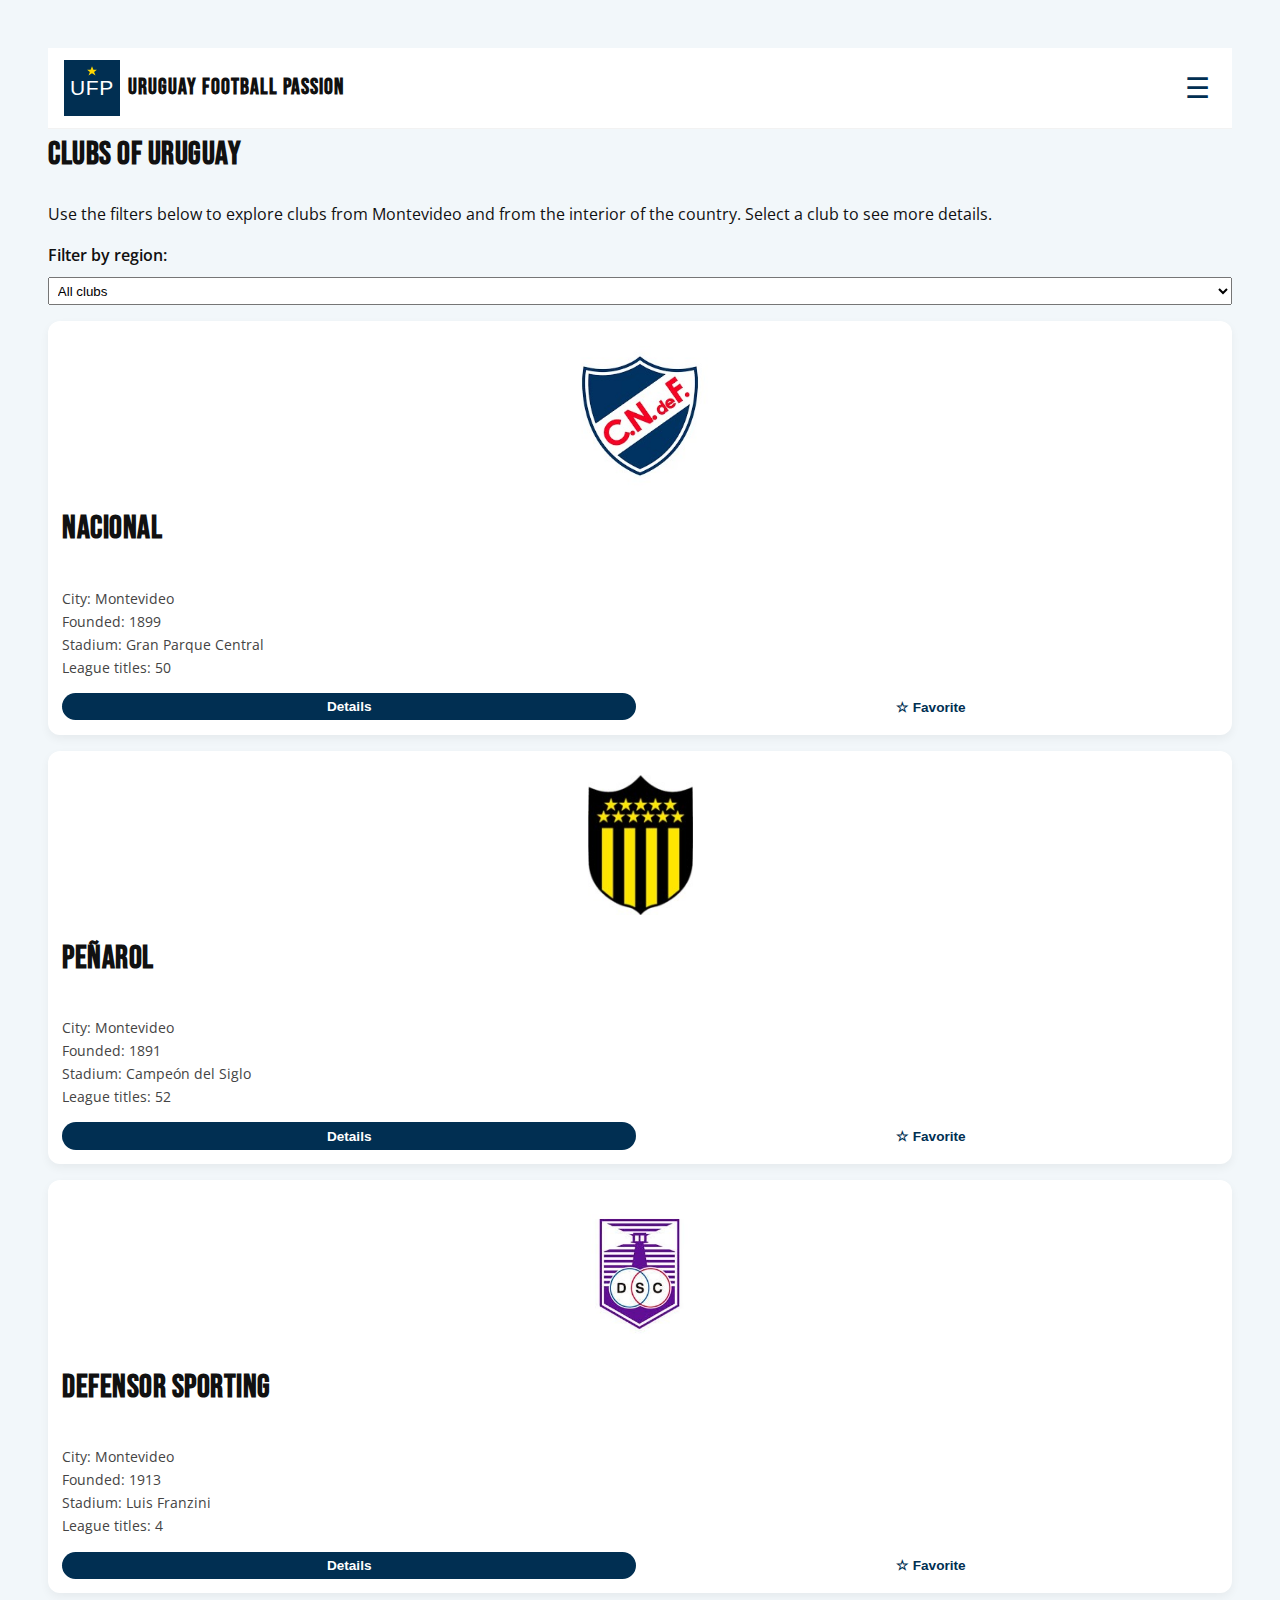
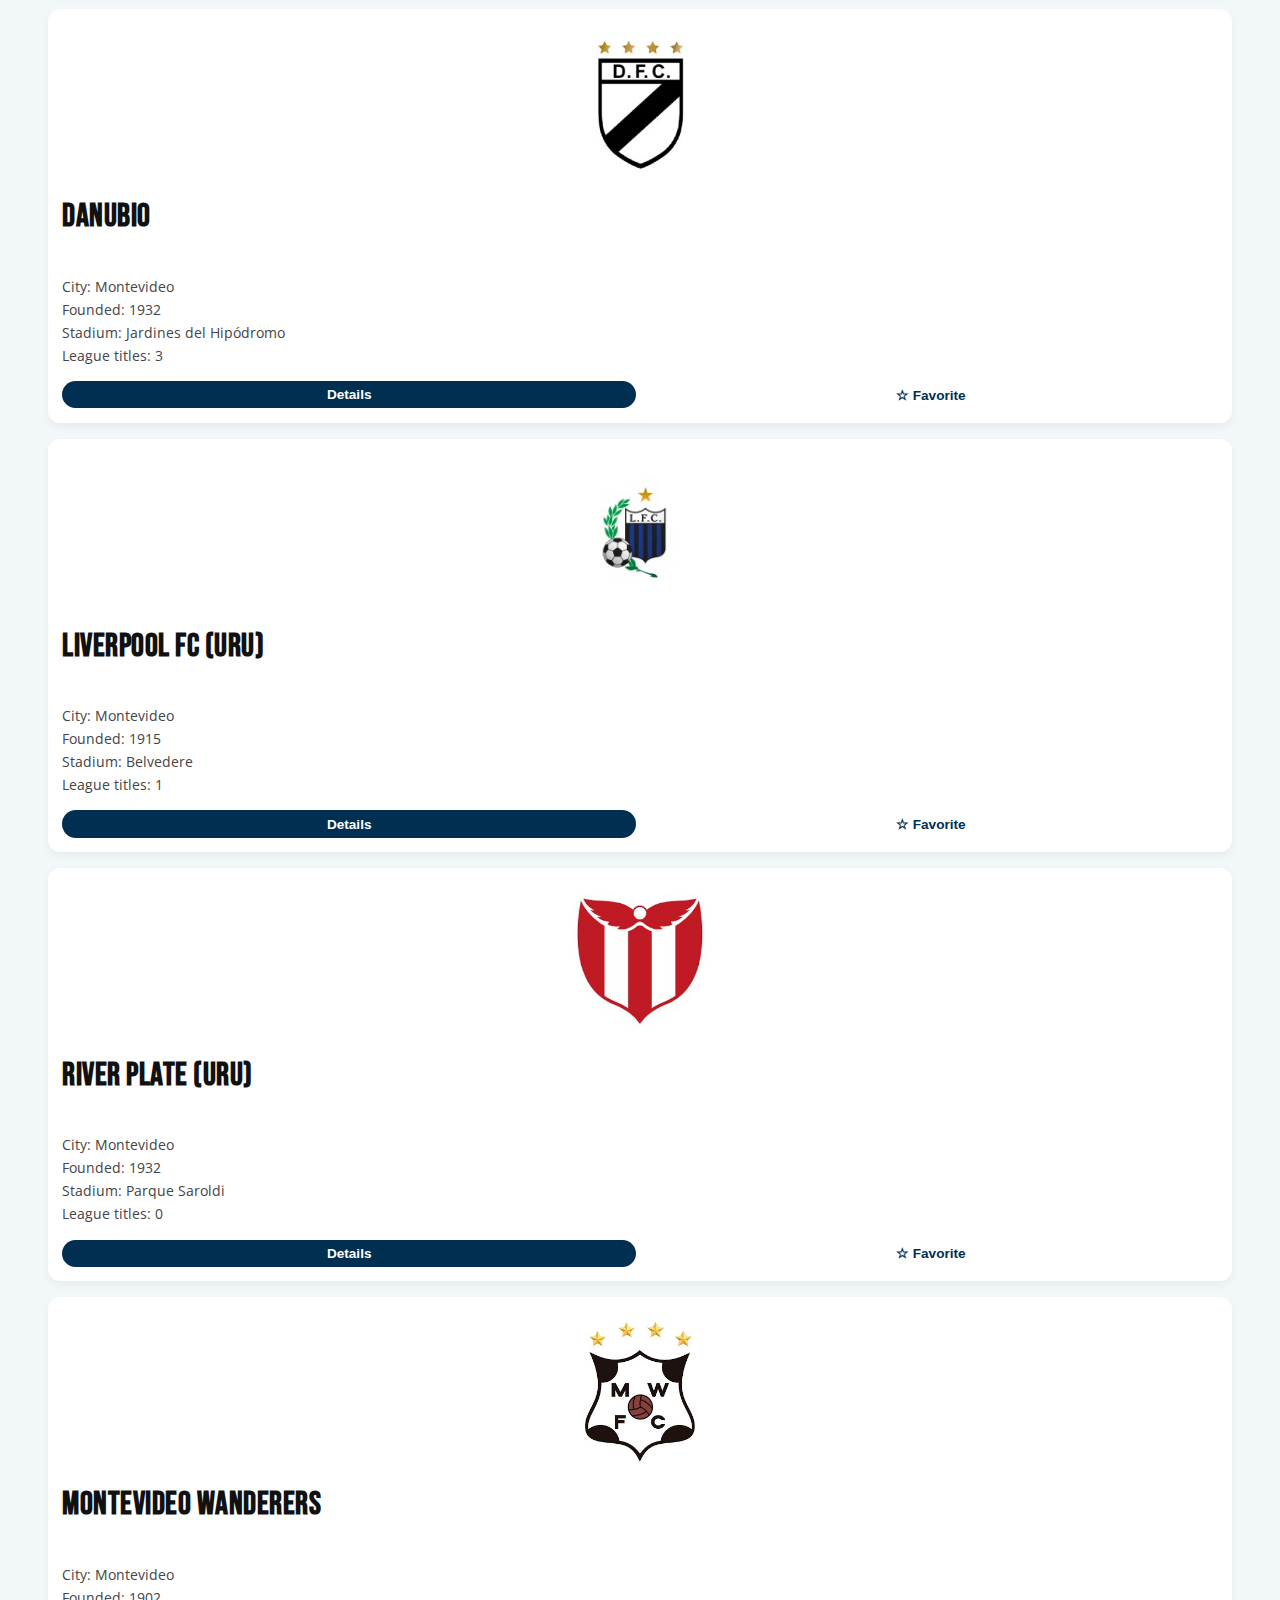
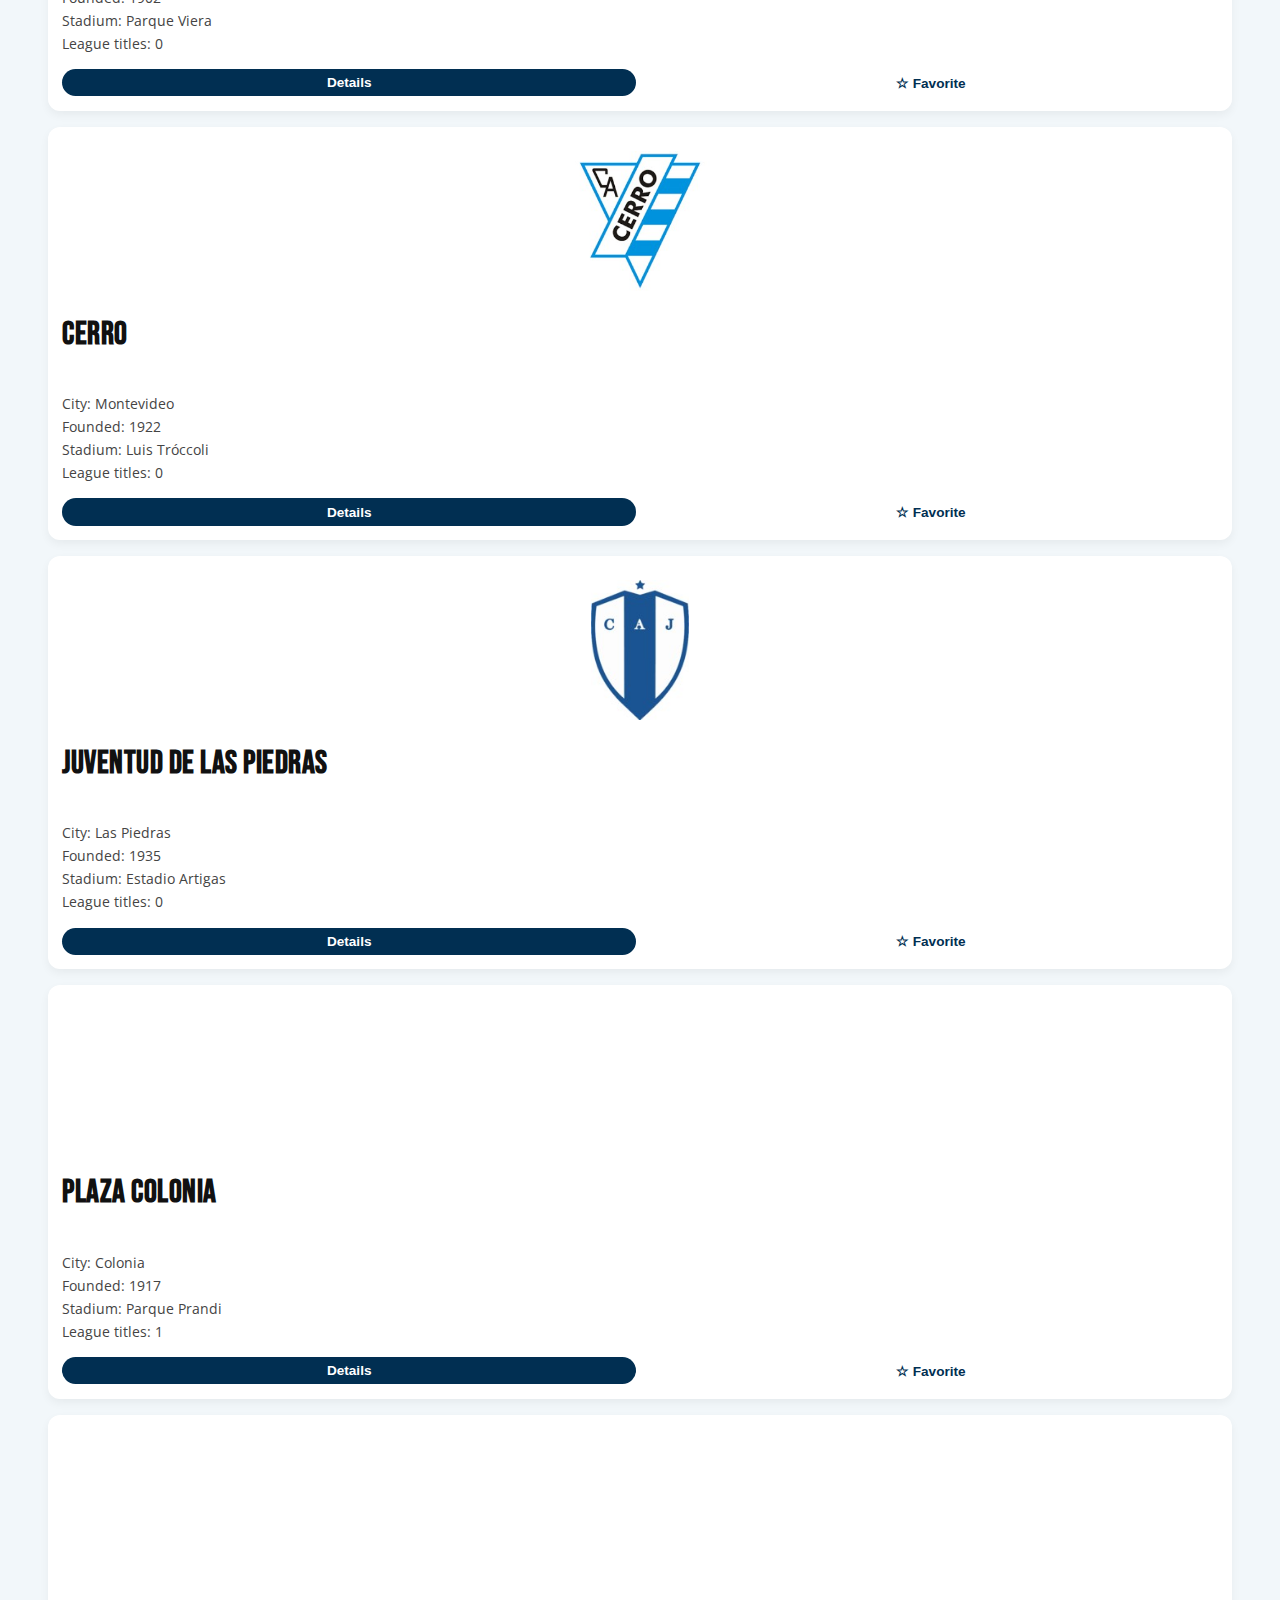
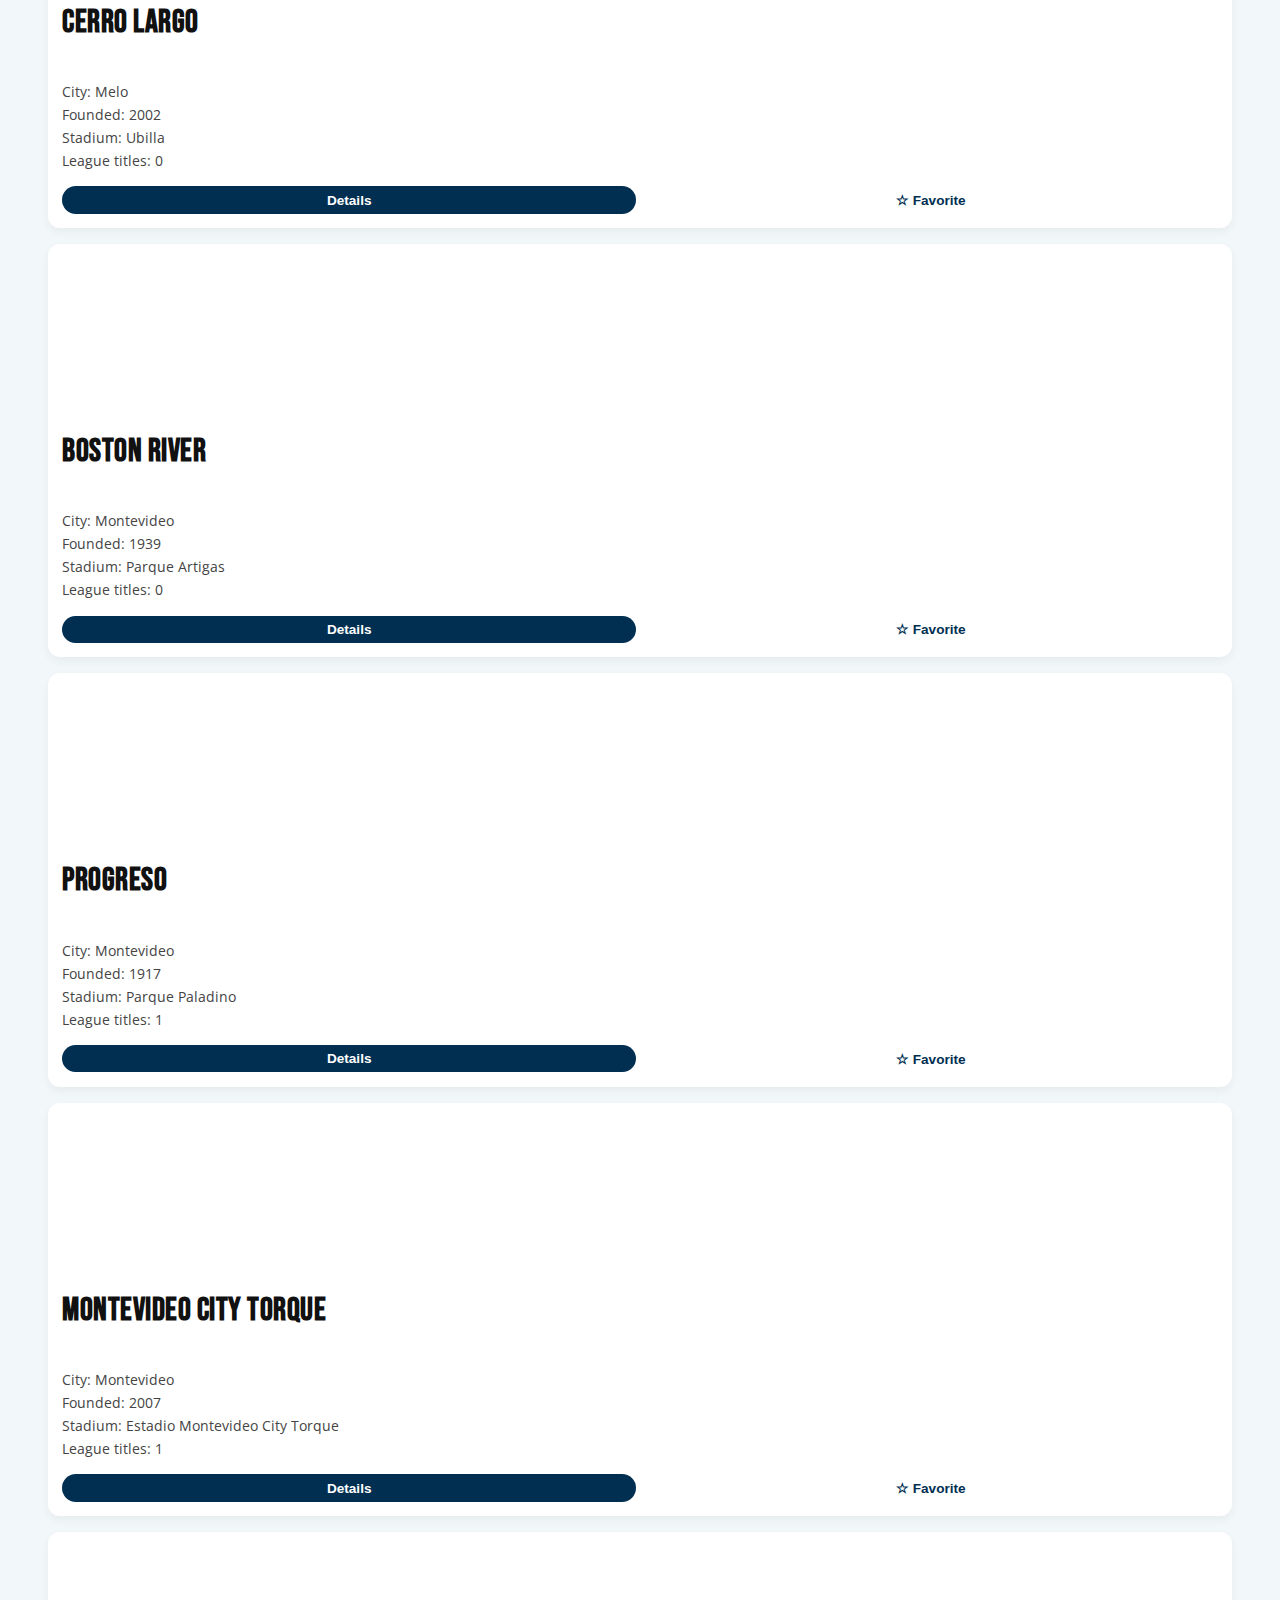
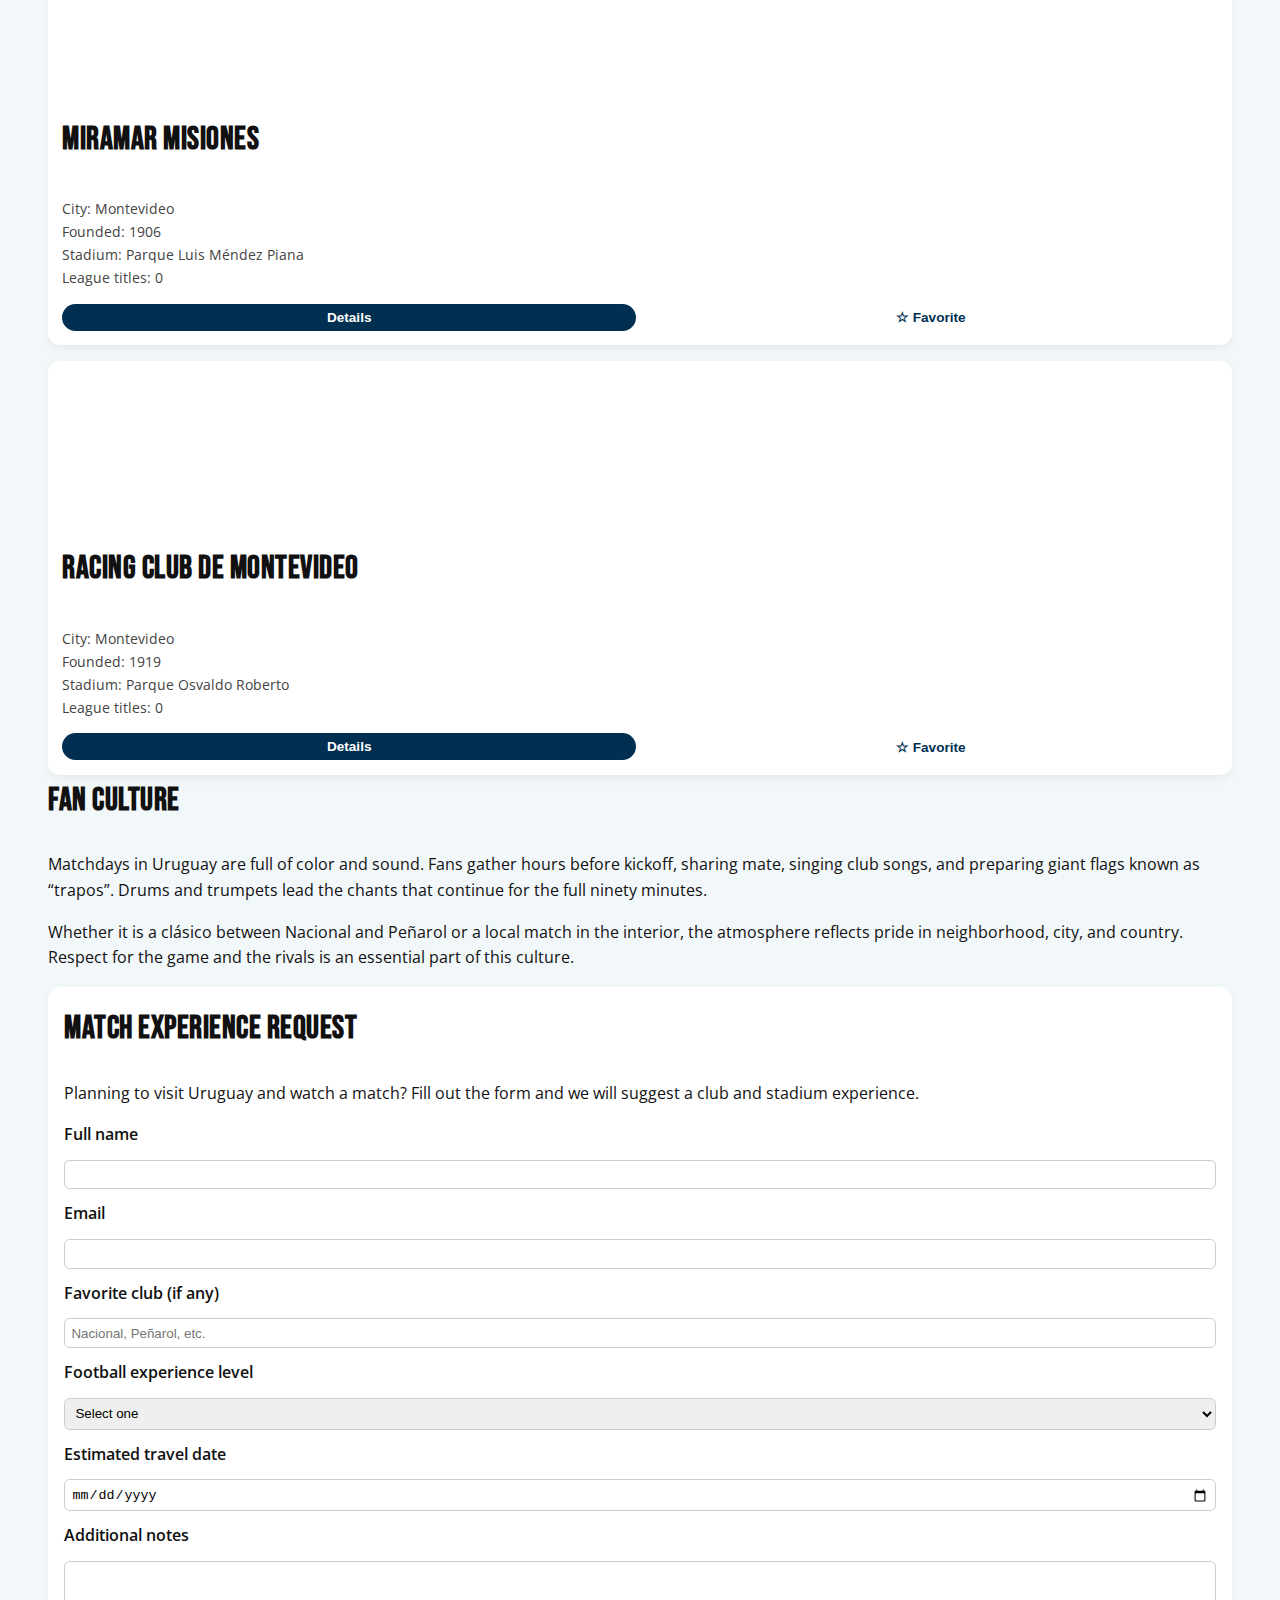
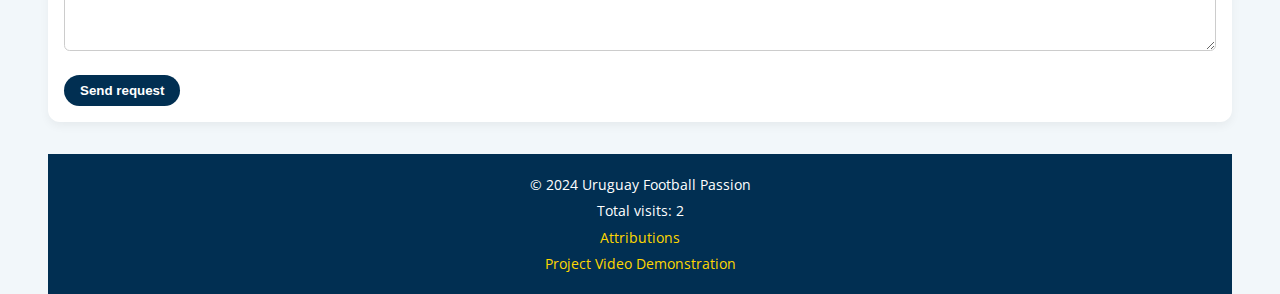
<file: finalproject/clubs.html>
<!DOCTYPE html>
<html lang="en">
    <head>
        <meta charset="UTF-8">
        <meta name="viewport" content="width=device-width, initial-scale=1.0">
        <title>Uruguay Football Passion | Clubs & Fans</title>
        <meta name="description" content="Explore major Uruguayan football clubs and learn about the unique fan culture.">
        <meta name="author" content="Jonathan Mazzoli">
        <link rel="icon" href="images/favicon.ico">

        <meta property="og:title" content="Uruguayan Clubs and Fan Culture">
        <meta property="og:description" content="Discover clubs across Uruguay and how fans live each match.">
        <meta property="og:image" content="https://jonathanmazzoli2401.github.io/wdd231/finalproject/images/hero.jpg">
        <meta property="og:url" content="https://jonathanmazzoli2401.github.io/wdd231/finalproject/clubs.html">
        <meta name="twitter:card" content="summary_large_image">

        <link rel="preconnect" href="https://fonts.googleapis.com">
        <link rel="preconnect" href="https://fonts.gstatic.com" crossorigin>
        <link href="https://fonts.googleapis.com/css2?family=Bebas+Neue&family=Open+Sans:wght@400;600;700&display=swap" rel="stylesheet">

        <link rel="stylesheet" href="styles/base.css">
        <link rel="stylesheet" href="styles/large.css">

        <script type="module" src="scripts/main.js"></script>
    </head>

    <body data-page="clubs">
        <header>
            <div class="branding">
                <img src="images/logo.svg" alt="Uruguay Football Passion logo" class="logo">
                <h1 class="site-title">Uruguay Football Passion</h1>
            </div>
            <button id="menu-toggle" aria-label="Toggle navigation" aria-expanded="false">☰</button>
            <nav id="primary-nav" class="nav">
                <a href="index.html">Home</a>
                <a href="history.html">History</a>
                <a href="clubs.html" class="active">Clubs & Fans</a>
            </nav>
        </header>

        <main>
            <section>
                <h1>Clubs of Uruguay</h1>
                <p>Use the filters below to explore clubs from Montevideo and from the interior of the country. Select a club to see more details.</p>

                <div class="filters">
                    <label for="city-filter">Filter by region:</label>
                    <select id="city-filter" name="city-filter">
                        <option value="all">All clubs</option>
                        <option value="montevideo">Montevideo</option>
                        <option value="interior">Interior</option>
                    </select>
                </div>

                <section class="club-grid" aria-live="polite">
                    <!-- Dynamic content -->
                </section>

                <dialog id="club-dialog" aria-modal="true">
                    <h2 id="dialog-title"></h2>
                    <p id="dialog-meta"></p>
                    <p id="dialog-body"></p>
                    <button class="modal-close">Close</button>
                </dialog>
            </section>

            <section id="fan-culture">
                <h2>Fan Culture</h2>
                <p>Matchdays in Uruguay are full of color and sound. Fans gather hours before kickoff, sharing mate, singing club songs, and preparing giant flags known as “trapos”. Drums and trumpets lead the chants that continue for the full ninety minutes.</p>
                <p>Whether it is a clásico between Nacional and Peñarol or a local match in the interior, the atmosphere reflects pride in neighborhood, city, and country. Respect for the game and the rivals is an essential part of this culture.</p>
            </section>

            <section class="form-section" aria-labelledby="form-title">
                <h2 id="form-title">Match Experience Request</h2>
                <p>Planning to visit Uruguay and watch a match? Fill out the form and we will suggest a club and stadium experience.</p>

                <form action="thankyou.html" method="get" class="form-grid">
                    <label for="name">Full name</label>
                    <input id="name" name="name" type="text" required>

                    <label for="email">Email</label>
                    <input id="email" name="email" type="email" required>

                    <label for="favorite-club">Favorite club (if any)</label>
                    <input id="favorite-club" name="favoriteClub" type="text" placeholder="Nacional, Peñarol, etc.">

                    <label for="experience-level">Football experience level</label>
                    <select id="experience-level" name="experienceLevel" required>
                        <option value="">Select one</option>
                        <option value="firstMatch">This will be my first live match</option>
                        <option value="casualFan">I am a casual football fan</option>
                        <option value="hardcore">I never miss a match</option>
                    </select>

                    <label for="travel-date">Estimated travel date</label>
                    <input id="travel-date" name="travelDate" type="date">

                    <label for="message">Additional notes</label>
                    <textarea id="message" name="message"></textarea>

                    <div class="form-actions">
                        <button type="submit">Send request</button>
                    </div>
                </form>
            </section>
        </main>

        <footer>
            <p>&copy; 2024 Uruguay Football Passion</p>
            <p>Total visits: <span id="visits-count"></span></p>
            <p><a href="attributions.html">Attributions</a></p>
            <p><a href="https://www.youtube.com/watch?v=p4DNNJlwgqU" target="_blank">Project Video Demonstration</a></p>
        </footer>
    </body>
</html>
</file>
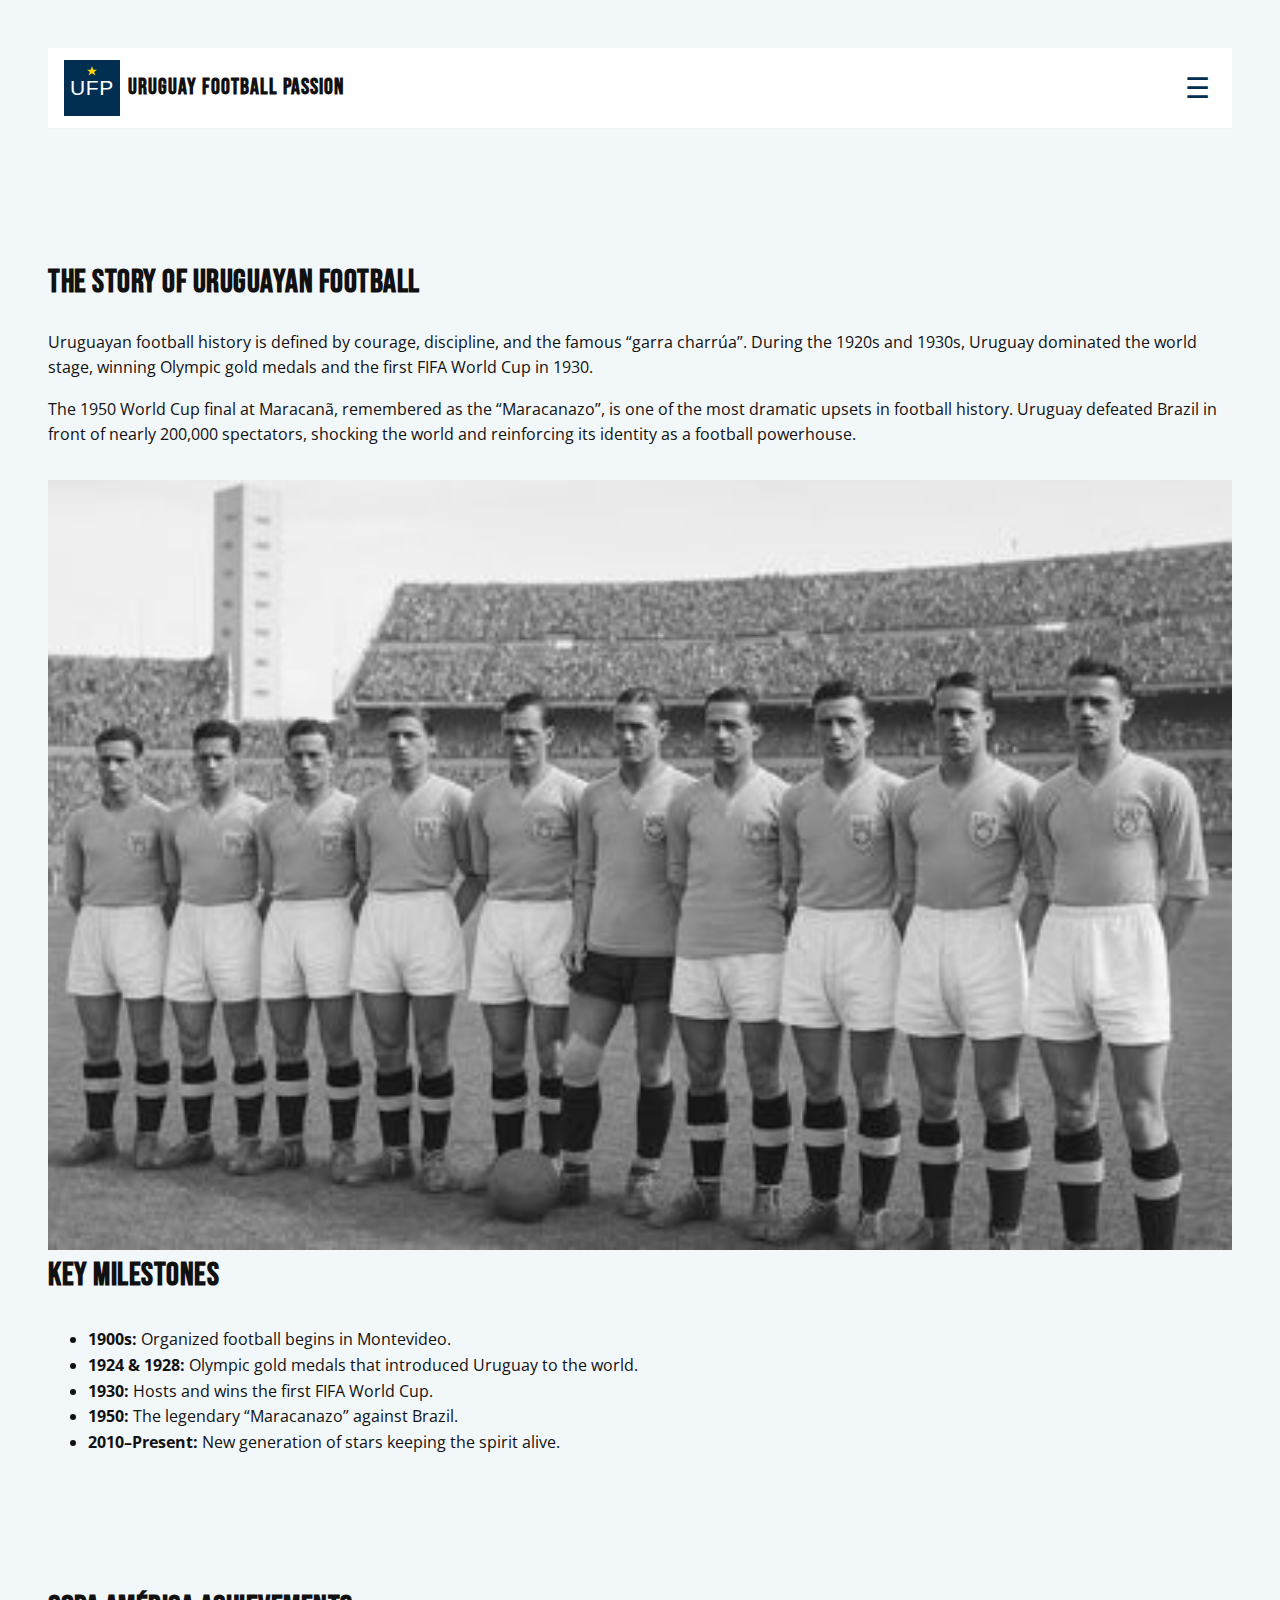
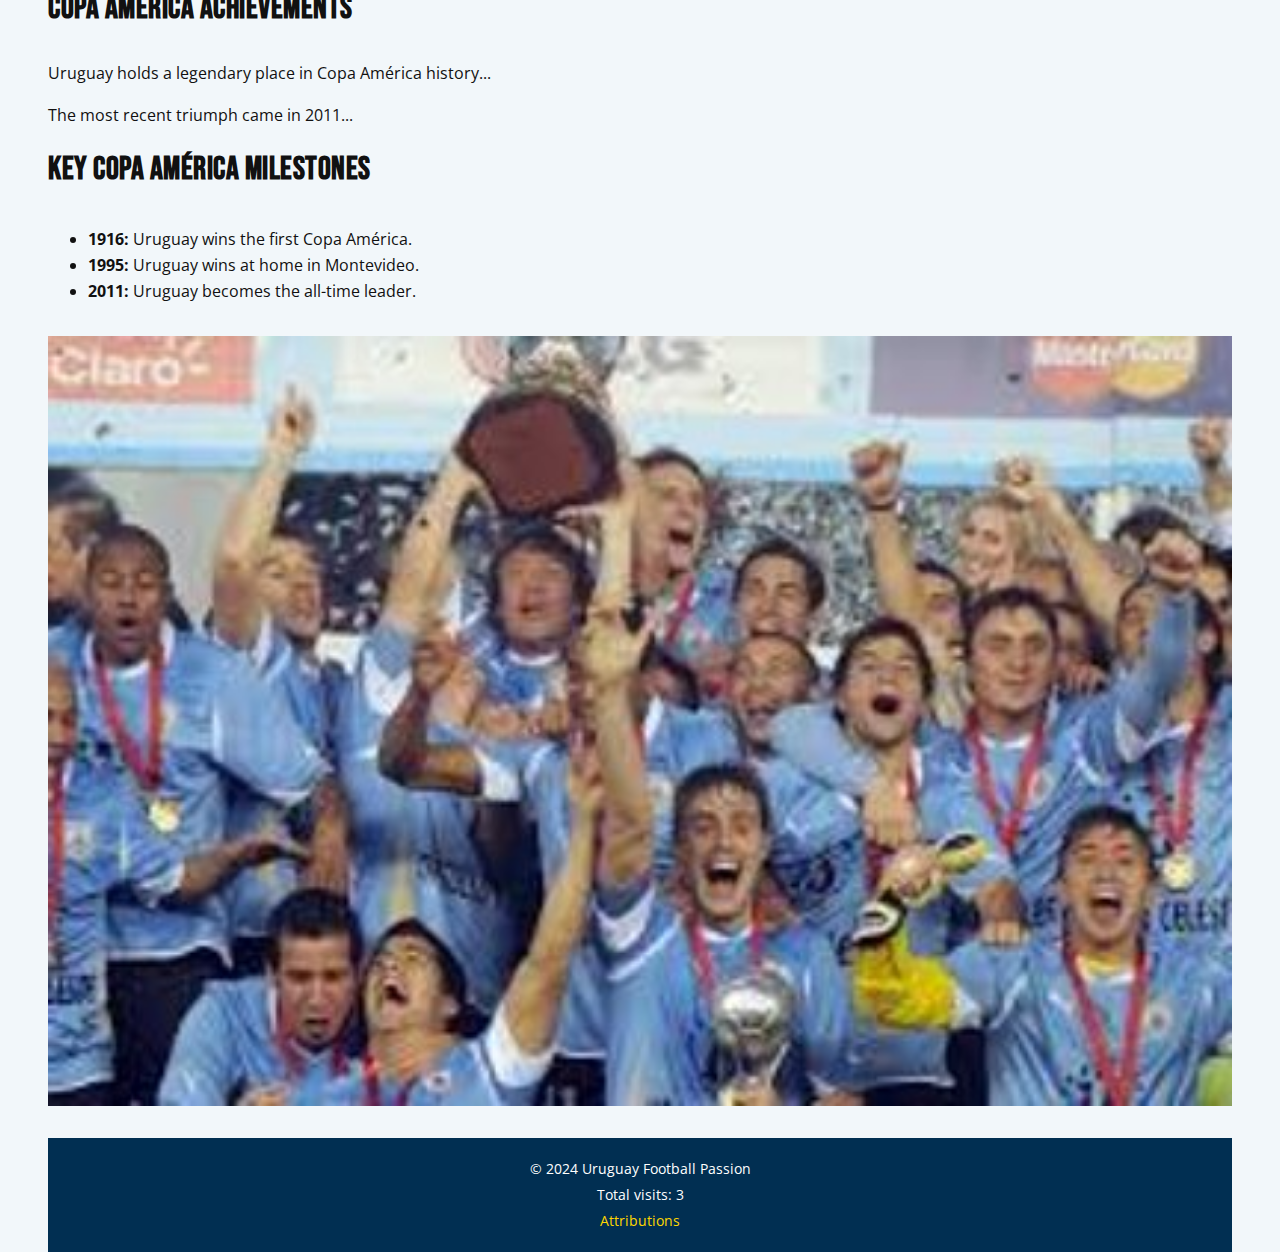
<file: finalproject/history.html>
<!DOCTYPE html>
<html lang="en">
    <head>
        <meta charset="UTF-8">
        <meta name="viewport" content="width=device-width, initial-scale=1.0">
        <title>Uruguay Football Passion | History</title>
        <meta name="description" content="Learn about key moments and milestones in the history of Uruguayan football.">
        <meta name="author" content="Jonathan Mazzoli">
        <link rel="icon" href="images/favicon.ico">

        <meta property="og:title" content="History of Uruguayan Football">
        <meta property="og:description" content="From Olympic champions to World Cup legends.">
        <meta property="og:image" content="https://github.com/JonathanMazzoli2401/wdd231/blob/main/finalproject/images/hero.jpg?raw=true">
        <meta property="og:url" content="https://jonathanmazzoli2401.github.io/wdd231/finalproject/history.html">
        <meta name="twitter:card" content="summary_large_image">

        <link rel="preconnect" href="https://fonts.googleapis.com">
        <link rel="preconnect" href="https://fonts.gstatic.com" crossorigin>
        <link href="https://fonts.googleapis.com/css2?family=Bebas+Neue&family=Open+Sans:wght@400;600;700&display=swap" rel="stylesheet">

        <link rel="stylesheet" href="styles/base.css">
        <link rel="stylesheet" href="styles/large.css">

        <script type="module" src="scripts/main.js"></script>
    </head>

    <body data-page="history">
        <header>
            <div class="branding">
                <img src="images/logo.svg" alt="Uruguay Football Passion logo" class="logo">
                <h1 class="site-title">Uruguay Football Passion</h1>
            </div>
            <button id="menu-toggle" aria-label="Toggle navigation" aria-expanded="false">☰</button>
            <nav id="primary-nav" class="nav">
                <a href="index.html">Home</a>
                <a href="history.html" class="active">History</a>
                <a href="clubs.html">Clubs & Fans</a>
            </nav>
        </header>

        <main>
            <section class="history-layout">
                <div>
                    <h1>The Story of Uruguayan Football</h1>
                    <p>Uruguayan football history is defined by courage, discipline, and the famous “garra charrúa”. During the 1920s and 1930s, Uruguay dominated the world stage, winning Olympic gold medals and the first FIFA World Cup in 1930.</p>
                    <p>The 1950 World Cup final at Maracanã, remembered as the “Maracanazo”, is one of the most dramatic upsets in football history. Uruguay defeated Brazil in front of nearly 200,000 spectators, shocking the world and reinforcing its identity as a football powerhouse.</p>
                </div>

                <img src="images/history.jpg" alt="Historic Uruguay national team" loading="lazy" class="history-img">
            </section>

            <section>
                <h2>Key Milestones</h2>
                <ul>
                    <li><strong>1900s:</strong> Organized football begins in Montevideo.</li>
                    <li><strong>1924 &amp; 1928:</strong> Olympic gold medals that introduced Uruguay to the world.</li>
                    <li><strong>1930:</strong> Hosts and wins the first FIFA World Cup.</li>
                    <li><strong>1950:</strong> The legendary “Maracanazo” against Brazil.</li>
                    <li><strong>2010–Present:</strong> New generation of stars keeping the spirit alive.</li>
                </ul>
            </section>

            <section class="history-layout">
                <div>
                    <h2>Copa América Achievements</h2>
                    <p>Uruguay holds a legendary place in Copa América history...</p>
                    <p>The most recent triumph came in 2011...</p>
                    <h3>Key Copa América Milestones</h3>
                    <ul>
                        <li><strong>1916:</strong> Uruguay wins the first Copa América.</li>
                        <li><strong>1995:</strong> Uruguay wins at home in Montevideo.</li>
                        <li><strong>2011:</strong> Uruguay becomes the all-time leader.</li>
                    </ul>
                </div>

                <img src="images/copa2011.jpg" alt="Uruguay wins Copa América 2011" class="history-img">
            </section>

        </main>

        <footer>
            <p>&copy; 2024 Uruguay Football Passion</p>
            <p>Total visits: <span id="visits-count"></span></p>
            <p><a href="attributions.html">Attributions</a></p>
        </footer>
    </body>
</html>
</file>
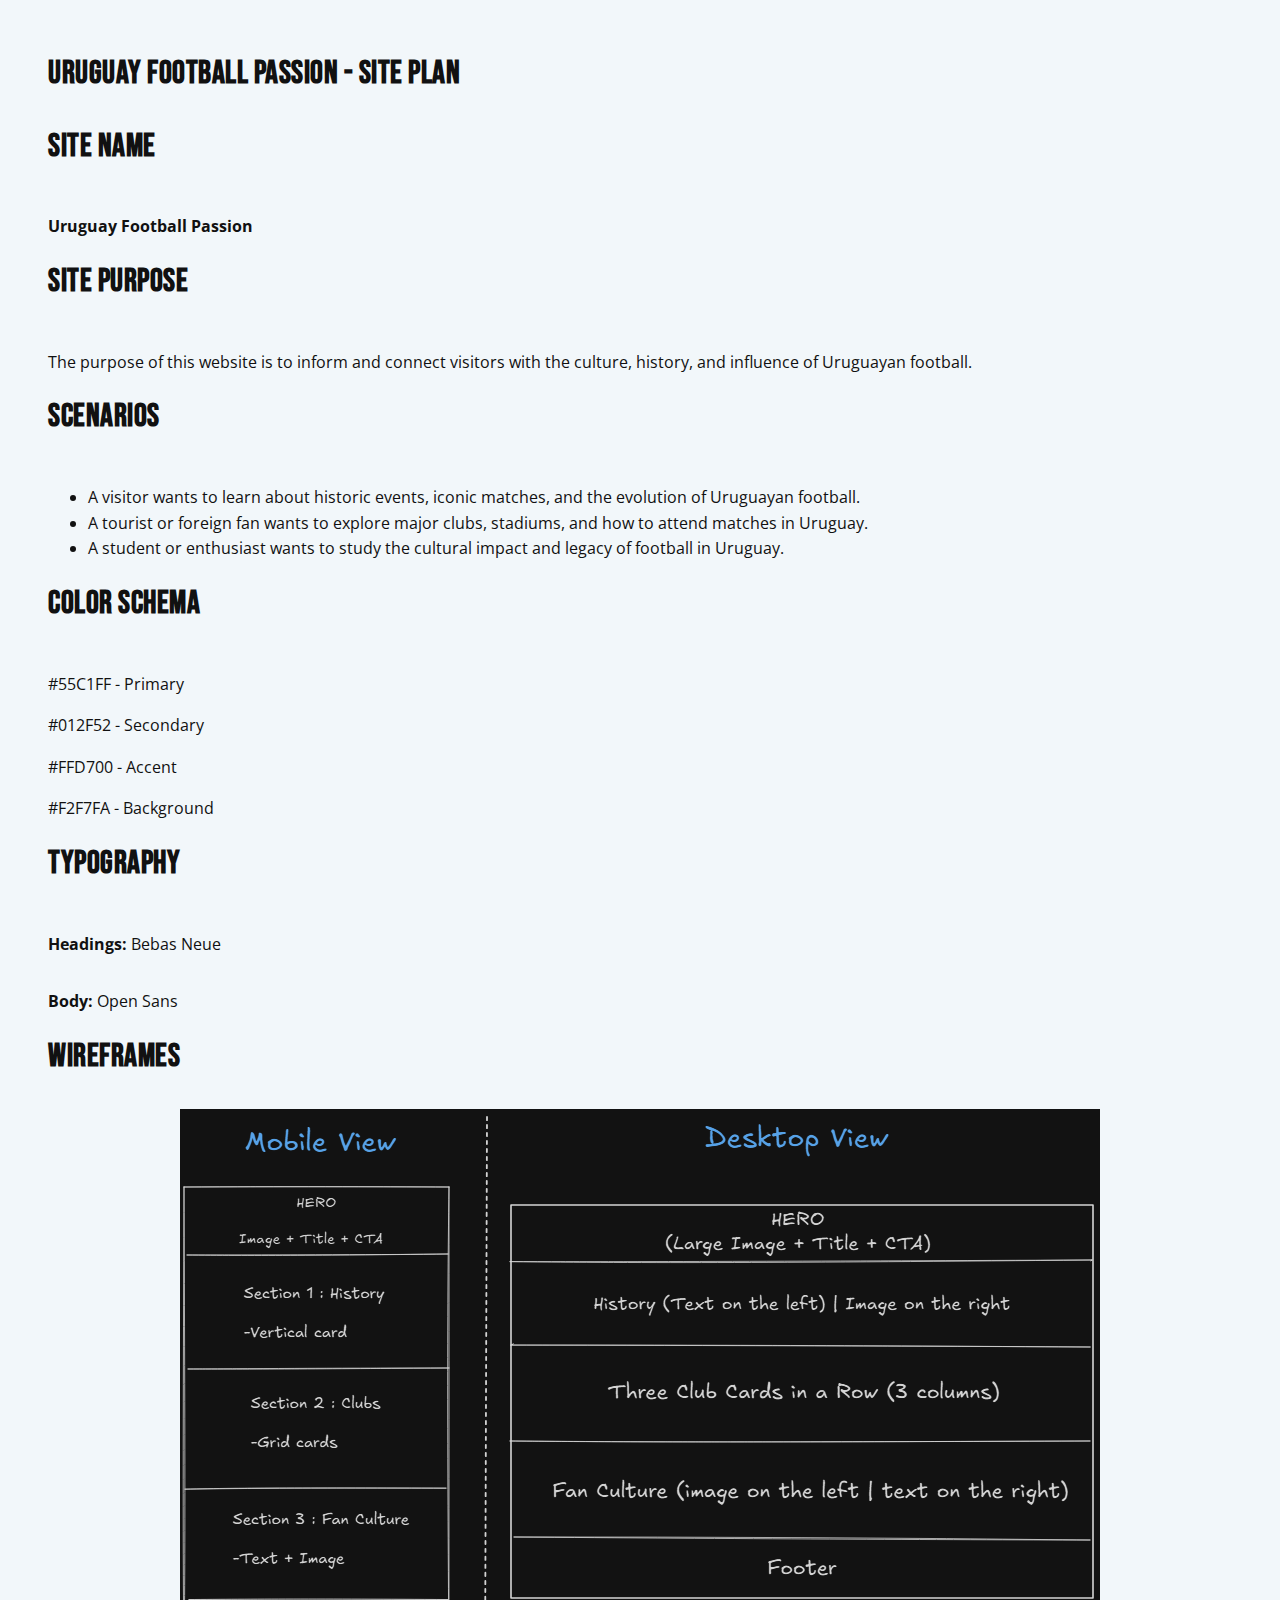
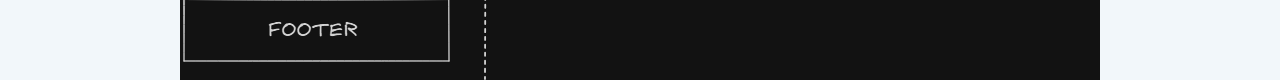
<file: finalproject/siteplan.html>
<!DOCTYPE html>
<html lang="en">
    <head>
        <meta charset="UTF-8">
        <meta name="viewport" content="width=device-width, initial-scale=1.0">
        <title>Uruguay Football Passion - Site Plan</title>
        <meta name="author" content="Jonathan Mazzoli">
        <meta name="description" content="Site plan for Uruguay Football Passion website">

        <link rel="preconnect" href="https://fonts.googleapis.com">
        <link rel="preconnect" href="https://fonts.gstatic.com" crossorigin>
        <link href="https://fonts.googleapis.com/css2?family=Bebas+Neue&family=Open+Sans:wght@300;400;600&display=swap" rel="stylesheet">

        <link rel="stylesheet" href="styles/base.css">
        <link rel="stylesheet" href="styles/large.css">
    </head>

    <body>
        <h1>Uruguay Football Passion - Site Plan</h1>

        <h2>Site Name</h2>
        <p><strong>Uruguay Football Passion</strong></p>

        <h2>Site Purpose</h2>
        <p>
            The purpose of this website is to inform and connect visitors with the culture, history, and influence
            of Uruguayan football.
        </p>

        <h2>Scenarios</h2>
        <ul>
            <li>A visitor wants to learn about historic events, iconic matches, and the evolution of Uruguayan football.</li>
            <li>A tourist or foreign fan wants to explore major clubs, stadiums, and how to attend matches in Uruguay.</li>
            <li>A student or enthusiast wants to study the cultural impact and legacy of football in Uruguay.</li>
        </ul>
        
        <h2>Color Schema</h2>

        <div class="palette">
            <div>
                <div class="color-box" data-color="#55C1FF"></div>
                <p>#55C1FF - Primary</p>
            </div>

            <div>
                <div class="color-box" data-color="#012F52"></div>
                <p>#012F52 - Secondary</p>
            </div>

            <div>
                <div class="color-box" data-color="#FFD700"></div>
                <p>#FFD700 - Accent</p>
            </div>

            <div>
                <div class="color-box" data-color="#F2F7FA"></div>
                <p>#F2F7FA - Background</p>
            </div>
        </div>

        <h2>Typography</h2>
        <p><strong>Headings:</strong> Bebas Neue</p>
        <p><strong>Body:</strong> Open Sans</p>

        <h2>Wireframes</h2>
        <img src="images/wireframesfinalproject.png" alt="Mobile and Desktop wireframe for the Uruguay Football Passion" class="wireframe-image">
    </body>
</html>
</file>
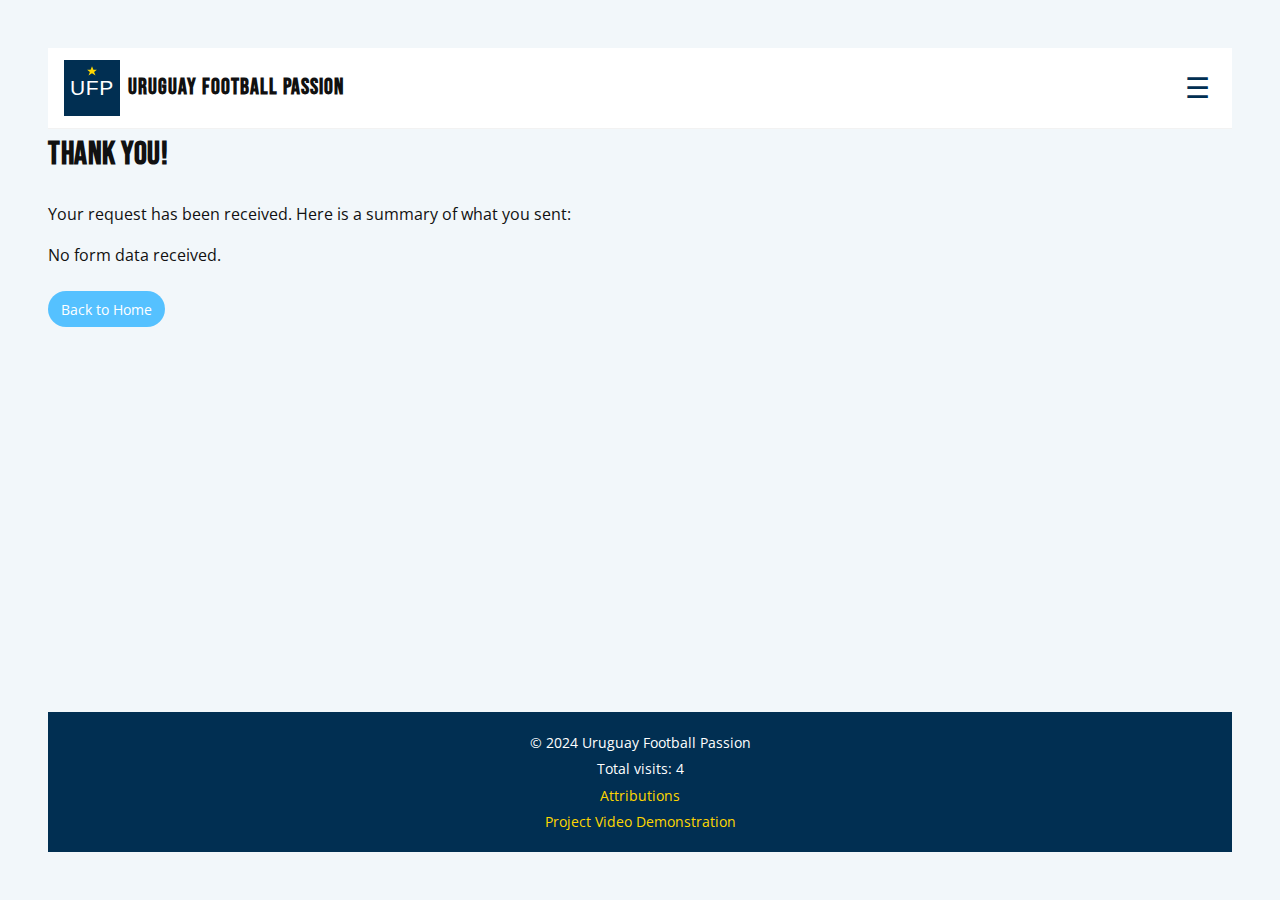
<file: finalproject/thankyou.html>
<!DOCTYPE html>
<html lang="en">
    <head>
        <meta charset="UTF-8">
        <meta name="viewport" content="width=device-width, initial-scale=1.0">
        <title>Form Submission | Uruguay Football Passion</title>
        <meta name="description" content="Confirmation page for the match experience form.">
        <meta name="author" content="Jonathan Mazzoli">
        <link rel="icon" href="images/favicon.ico">

        <link rel="preconnect" href="https://fonts.googleapis.com">
        <link rel="preconnect" href="https://fonts.gstatic.com" crossorigin>
        <link href="https://fonts.googleapis.com/css2?family=Bebas+Neue&family=Open+Sans:wght@400;600;700&display=swap" rel="stylesheet">

        <link rel="stylesheet" href="styles/base.css">
        <link rel="stylesheet" href="styles/large.css">

        <script type="module" src="scripts/main.js"></script>
    </head>

    <body data-page="form-action">
        <header>
            <div class="branding">
                <img src="images/logo.svg" alt="Uruguay Football Passion logo" class="logo">
                <h1 class="site-title">Uruguay Football Passion</h1>
            </div>
            <button id="menu-toggle" aria-label="Toggle navigation" aria-expanded="false">☰</button>
            <nav id="primary-nav" class="nav">
                <a href="index.html">Home</a>
                <a href="history.html">History</a>
                <a href="clubs.html">Clubs & Fans</a>
            </nav>
        </header>
        <main>
            <section>
                <h1>Thank You!</h1>
                <p>Your request has been received. Here is a summary of what you sent:</p>
                <div id="form-output"></div>
                <p><a class="btn" href="index.html">Back to Home</a></p>
            </section>
        </main>

        <footer>
            <p>&copy; 2024 Uruguay Football Passion</p>
            <p>Total visits: <span id="visits-count"></span></p>
            <p><a href="attributions.html">Attributions</a></p>
            <p><a href="https://www.youtube.com/watch?v=p4DNNJlwgqU" target="_blank">Project Video Demonstration</a></p>
        </footer>
    </body>
</html>
</file>
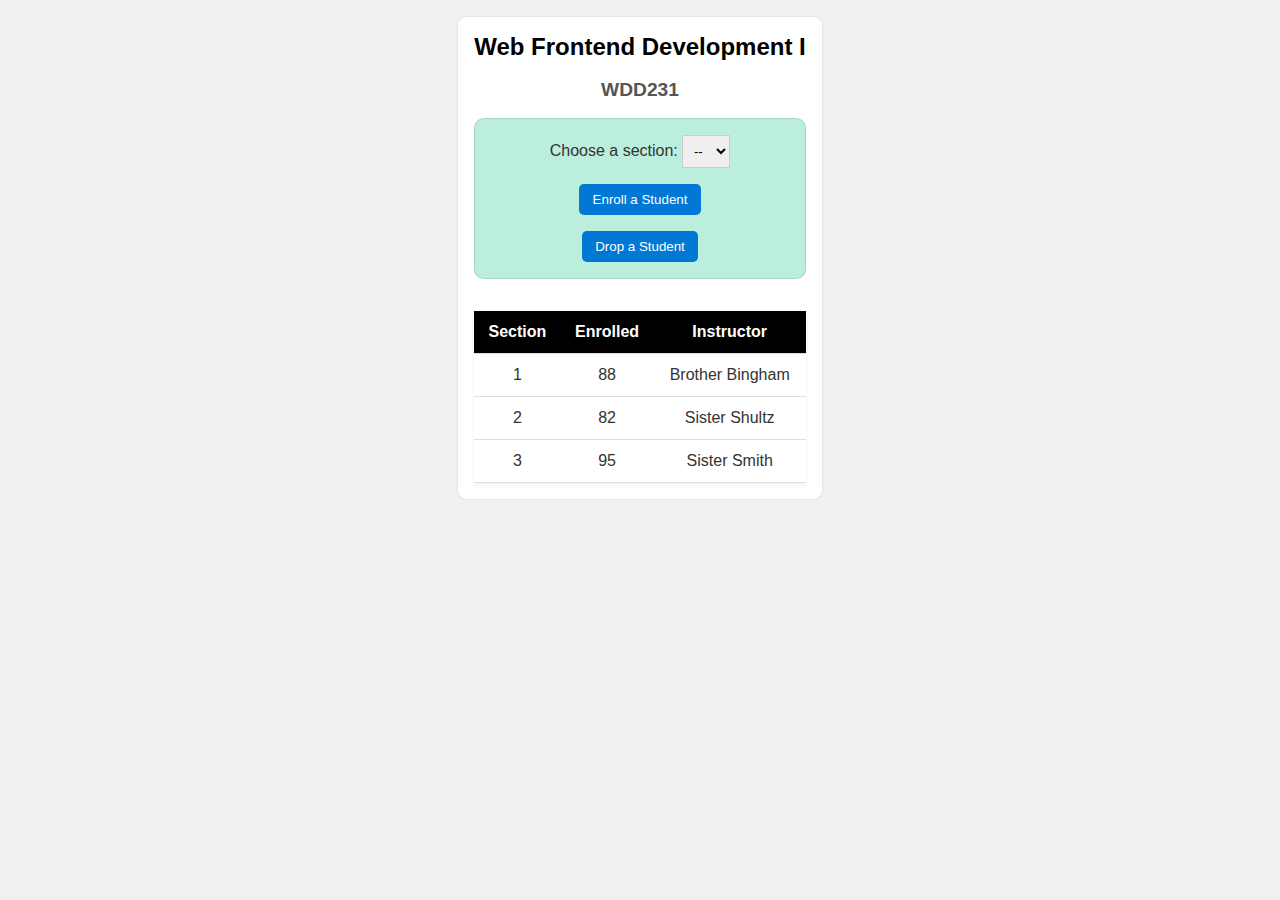
<file: week03/modules.html>
<!DOCTYPE html>
<html lang="en">

<head>
  <meta charset="UTF-8">
  <meta name="viewport" content="width=device-width, initial-scale=1.0">
  <title>Modules Example: Course and Sections</title>
  <link rel="stylesheet" href="styles/modules.css">
  <script type="module" src="scripts/modules.mjs"></script>
  <link type="text/css" rel="stylesheet" id="dark-mode-custom-link">
  <link type="text/css" rel="stylesheet" id="dark-mode-general-link">
  <style lang="en" type="text/css" id="dark-mode-custom-style"></style>
  <style lang="en" type="text/css" id="dark-mode-native-style"></style>
  <style lang="en" type="text/css" id="dark-mode-native-sheet"></style>
</head>

<body>
  <main>
  <h1 id="courseName"></h1>
  <h2 id="courseCode"></h2>

  <div id="enrollment">
    <label for="sectionNumber">Choose a section:</label>
    <select id="sectionNumber">

    </select>
    <button id="enrollStudent">Enroll a Student</button>
    <button id="dropStudent">Drop a Student</button>
  </div>

  <table>
    <thead>
      <tr>
        <th>Section</th>
        <th>Enrolled</th>
        <th>Instructor</th>
      </tr>
    </thead>
    <tbody id="sections">
    </tbody>
  </table>
  </main>
</body>

</html>
</file>
<file: chamber/styles/base.css>
:root {
  --primary:#004e89;
  --background:#f4f9fb;
  --surface:#ffffff;
  --text-main:#1d1d1f;
  --text-muted:#495057;
  --border-soft:#e0e0e0;
  --radius-lg:1rem;
  --radius-md:0.75rem;
  --shadow-soft:0 4px 10px rgba(0,0,0,0.06);
  --transition-fast:0.25s ease;
}

html,body{
  height:100%;
}

body{
  margin:0;
  font-family:'Open Sans',sans-serif;
  color:var(--text-main);
  background:var(--background);
  line-height:1.6;
  display:flex;
  flex-direction:column;
}

main{flex:1;}

header{
  background:var(--surface);
  padding:0.75rem 1rem;
  display:flex;
  align-items:center;
  gap:0.75rem;
  position:sticky;
  top:0;
  z-index:100;
  box-shadow:var(--shadow-soft);
}

.branding{
  display:flex;
  align-items:center;
  gap:0.5rem;
  flex:1;
}

.logo{
  width:64px;
  height:64px;
  object-fit:contain;
}

.brand-text h1{
  font-family:'Bebas Neue',sans-serif;
  font-size:1rem;
  margin:0;
}

.tagline{
  font-size:0.75rem;
  margin:0;
  color:var(--text-muted);
}

#menu-toggle{
  border:none;
  background:transparent;
  font-size:1.5rem;
  cursor:pointer;
}

#primary-nav{
  position:absolute;
  top:60px;
  right:1rem;
  left:1rem;
  background:var(--surface);
  border-radius:var(--radius-md);
  box-shadow:var(--shadow-soft);
  padding:0.5rem 0;
  display:none;
  flex-direction:column;
}

#primary-nav.open{display:flex;}

#primary-nav a{
  padding:0.5rem 1rem;
  text-decoration:none;
  color:var(--text-main);
  font-size:0.95rem;
}

#primary-nav a:hover,
#primary-nav a.active{
  background:var(--primary);
  color:#fff;
}

.directory-hero{
  max-width:2930px;
  margin:1.5rem auto 0;
  padding:2rem 2.5rem;
  border-radius:var(--radius-lg);
  background:linear-gradient(to right,#1b4965,#206b86);
  color:#fff;
  display:flex;
  flex-wrap:wrap;
  align-items:center;
  justify-content:space-between;
  gap:1.5rem;
  box-shadow:var(--shadow-soft);
}

.directory-hero .hero-text{max-width:36rem;}

.directory-hero .hero-text h2{
  margin:0 0 0.35rem;
  font-family:'Bebas Neue',sans-serif;
  font-size:1.9rem;
}

.directory-hero .hero-text p{margin:0;font-size:0.95rem;}

.btn{
  padding:0.6rem 1.4rem;
  border-radius:999px;
  border:none;
  background-color: #178f55;
  color: #ffffff;
  font-weight:700;
  font-size:0.95rem;
  text-decoration:none;
  cursor:pointer;
  transition:var(--transition-fast);
}

.btn:hover{
  background:#ffc54d;
  color:#ffffff;
  transform:translateY(-1px);
  box-shadow:0 6px 16px rgba(0,0,0,0.18);
}

.section-heading{
  font-size:1.5rem;
  font-weight:700;
  color:var(--primary);
  margin:1rem 0 1rem 1rem;
}

.members{
  margin:0.25rem 1rem 1.5rem;
  display:grid;
  gap:0.75rem;
}

.member-card{
  background:var(--surface);
  border-radius:var(--radius-md);
  padding:0.75rem;
  box-shadow:var(--shadow-soft);
  display:grid;
  grid-template-columns:70px 1fr;
  gap:0.75rem;
  align-items:center;
  border-left:4px solid transparent;
  transition:var(--transition-fast);
}

.member-card:hover{
  transform:translateY(-2px);
  box-shadow:0 6px 16px rgba(0,0,0,0.12);
}

.member-card img{
  width:70px;
  height:70px;
  object-fit:cover;
  border-radius:0.5rem;
}

.member-card.gold{border-left-color:#f6c453;}
.member-card.silver{border-left-color:#c0c0c0;}
.member-card.standard{border-left-color:var(--primary);}

.member-name{margin:0 0 0.1rem;font-weight:700;font-size:0.98rem;}

.member-level,
.member-details,
.member-description{
  margin:0.15rem 0;
  font-size:0.78rem;
  color:var(--text-muted);
}

.member-website a{
  font-size:0.78rem;
  text-decoration:none;
  color:var(--primary);
  font-weight:600;
}

.member-website a:hover{text-decoration:underline;}

.members-list{
  display:flex;
  flex-direction:column;
  gap:0.4rem;
}

.members.members-list .member-card{
  display:grid;
  grid-template-columns:90px 1fr;
  gap:1rem;
  padding:1rem;
  border-radius:0.75rem;
}

footer{
  background:#e5e5e5;
  padding:1rem;
  font-size:0.78rem;
  margin-top:auto;
}

.footer-content{
  display:flex;
  flex-direction:column;
  gap:0.75rem;
}

.footer-left h3{margin:0 0 0.25rem;font-size:0.95rem;}

.footer-left p{margin:0;color:#000000;}

.footer-social{
  display:flex;
  gap:0.5rem;
}

.footer-social a{
  display:inline-flex;
  align-items:center;
  justify-content:center;
  width:28px;
  height:28px;
  border-radius:50%;
  background:#d0d0d0;
  color:#333;
  text-decoration:none;
  font-size:0.7rem;
  font-weight:600;
}

.footer-right{
  font-size:0.72rem;
  color:#000000;
}

.home-main{
  max-width:1100px;
  margin:1.5rem auto 2.5rem;
  padding:0 1rem;
  display:grid;
  gap:1.5rem;
}

.hero.home-hero{
  position:relative;
  padding:0;
  margin:0 !important;
  padding-bottom: 0 !important;
  overflow:hidden;
  border-radius:0;
  box-shadow:none;
}

.hero.home-hero,
.hero {
  border: none !important;
  outline: none !important;
}

.hero-img{
  width:100%;
  height:clamp(200px,32vw,380px);
  object-fit:cover;
  object-position:center;
  display: block;
  line-height: 0;
}

.hero-overlay{
  position:absolute;
  inset:0;
  background:linear-gradient(to bottom,rgba(0,0,0,0.45),rgba(0,0,0,0.55));
  display:flex;
  align-items:center;
  padding:clamp(0.5rem,2vw,1.5rem);
}

.hero-text{color:#fff;max-width:40rem;}

.hero-text h2{
  margin:0 0 0.5rem;
  font-family:'Bebas Neue',sans-serif;
  font-size:2.2rem;
}

.hero-text p{
  margin:0 0 1rem;
  font-size:1rem;
}

.hero-cta-bar{
  background:linear-gradient(to right,#1b4965,#13475f);
  padding:2rem 2.5rem;
  display:flex;
  justify-content:space-between;
  align-items:center;
  gap:2rem;
  color:#fff;
}

.hero-cta-text h2{
  margin:0;
  font-family:'Bebas Neue',sans-serif;
  font-size:1.8rem;
}

.hero-cta-text p{margin:0.3rem 0 0;font-size:0.95rem;}

.hero-cta-btn{
  background:#149c63;
  color:#000000;
  font-weight:700;
  padding:0.75rem 1.6rem;
  border-radius:0.6rem;
  text-decoration:none;
  font-size:1rem;
  transition:0.25s ease;
}

.hero-cta-btn:hover{
  background:#ffc54d;
  color:#000000;
  transform:translateY(-2px);
}

.events{
  background:var(--surface);
  border-radius:var(--radius-md);
  box-shadow:var(--shadow-soft);
  padding:1.2rem 1.4rem;
}

.events .event-list{
  list-style:none;
  padding:0;
  margin:0 0 0.75rem;
  display:grid;
  gap:0.5rem;
}

.events-more a{
  display:inline-block;
  padding:0.45rem 1.1rem;
  border-radius:999px;
  background:transparent;
  border:1px solid var(--primary);
  color:var(--primary);
  font-size:0.85rem;
  font-weight:600;
  text-decoration:none;
  transition:var(--transition-fast);
}

.events-more a:hover{
  background:var(--primary);
  color:#fff;
  transform:translateY(-1px);
}

.weather{
  background:var(--surface);
  border-radius:var(--radius-md);
  padding:1.2rem 1.4rem;
  box-shadow:var(--shadow-soft);
}

.spot-grid{display:grid;gap:1rem;}

.spot-card{
  display:grid;
  grid-template-columns:80px 1fr;
  gap:0.8rem;
  align-items:center;
  background:var(--surface);
  border-radius:var(--radius-md);
  box-shadow:var(--shadow-soft);
  padding:0.9rem 1rem;
}

.spot-card img{
  width:80px;
  height:80px;
  object-fit:cover;
  border-radius:0.6rem;
}

.spot-name{
  margin:0 0 0.15rem;
  font-weight:700;
  font-size:1rem;
}

.spot-level,
.spot-contact,
.spot-web,
.spot-desc{
  margin:0.2rem 0 0;
  font-size:0.85rem;
  color:var(--text-muted);
}

.spot-web a{
  text-decoration:none;
  color:var(--primary);
  font-weight:600;
}

.spot-card,
.events,
.weather{
  transition:var(--transition-fast);
}

.spot-card:hover,
.events:hover,
.weather:hover{
  transform:translateY(-2px);
  box-shadow:0 8px 18px rgba(0,0,0,0.08);
}

.weather-now{
  display:flex;
  justify-content:center;
  align-items:baseline;
  gap:1rem;
  margin:0.5rem 0 1rem;
}

.weather-now #w-temp{
  font-size:1.4rem;
  font-weight:700;
}

.weather-now #w-desc{
  font-size:1rem;
  color:var(--text-muted);
}

.weather-forecast{
  margin-top:1rem;
  display:grid;
  grid-template-columns:repeat(3,1fr);
  gap:1rem;
}

.forecast-card{
  background:var(--surface);
  border-radius:var(--radius-md);
  padding:0.75rem;
  text-align:center;
  box-shadow:var(--shadow-soft);
}

.forecast-card h3{
  margin:0;
  font-size:1rem;
  font-weight:700;
}

.forecast-card p{
  margin:0.25rem 0;
  font-size:0.9rem;
}

.join-main {
    max-width: 1200px;
    margin: 3rem auto;
    padding: 0 1.5rem;
    display: block;
}

.join-form {
    background: var(--surface);
    padding: 1.5rem;
    border-radius: var(--radius-md);
    box-shadow: var(--shadow-soft);
    margin-bottom: 2rem;
    display: grid;
    gap: 1rem;
}

.join-form label {
  display: grid;
  gap: 0.25rem;
  font-size: 0.9rem;
}

.join-form input,
.join-form textarea,
.join-form select {
  padding: 0.65rem;
  border: 1px solid var(--border-soft);
  border-radius: 0.5rem;
}

.join-form button[type="submit"],
.join-form .btn {
  margin: 1rem auto 0 auto;
  display: block;
}

.join-form .section-heading,
.join-levels .section-heading {
  text-align: center;
}

.join-levels {
  display: grid;
  gap: 1.5rem;
}

.level-card {
  background: var(--surface);
  padding: 1.2rem;
  border-radius: var(--radius-md);
  box-shadow: var(--shadow-soft);
  text-align: center;
  opacity: 0;
  transform: translateY(20px);
  animation: fadeSlide 0.8s forwards ease;
}

.level-card:nth-child(1) { animation-delay: .1s; }
.level-card:nth-child(2) { animation-delay: .3s; }
.level-card:nth-child(3) { animation-delay: .5s; }
.level-card:nth-child(4) { animation-delay: .7s; }

@keyframes fadeSlide {
  to {
    opacity: 1;
    transform: translateY(0);
  }
}

.modal {
  display: none;
  position: fixed;
  inset: 0;
  background: rgba(0,0,0,0.6);
  z-index: 999;
}

.modal-content {
  background: white;
  padding: 2rem;
  margin: 10% auto;
  width: 90%;
  max-width: 450px;
  border-radius: var(--radius-md);
  position: relative;
}

.close {
  position: absolute;
  top: 5px;
  right: 15px;
  font-size: 2rem;
  cursor: pointer;
}

.thankyou-main {
  max-width: 900px;
  margin: 3rem auto;
  padding: 0 1.5rem;
  text-align: center;
}

.thankyou-card {
  background: var(--surface);
  padding: 2rem;
  border-radius: var(--radius-md);
  box-shadow: var(--shadow-soft);
}

.thankyou-card h2 {
  color: #0A3A65;
  margin-bottom: 1rem;
}

#output {
  text-align: left;
  max-width: 500px;
  margin: 1rem auto 0 auto;
  font-size: 0.95rem;
  line-height: 1.6;
}
</file>
<file: chamber/styles/larger.css>
@media (min-width: 768px) {
  .branding .logo {
    width: 80px;
    height: 80px;
  }

  header {
    display: flex;
    justify-content: space-between;
    align-items: center;
    padding: 0.75rem 4vw 0.5rem;
    gap: 1.5rem;
    flex-wrap: nowrap;
    background-color: #ffffff;
    box-shadow: 0 2px 4px rgba(0,0,0,0.03);
    position: relative;
  }

  .branding {
    display: flex;
    align-items: center;
    gap: 0.75rem;
    flex: 0 1 auto;
  }

  .branding .logo {
    flex-shrink: 0;
  }

  .brand-text h1 {
    font-size: 1.15rem;
    margin: 0;
    white-space: nowrap;
  }

  .tagline {
    font-size: 0.78rem;
    margin: 0.15rem 0 0;
  }

  #menu-toggle {
    display: none;
  }

  #primary-nav {
    position: static;
    display: flex !important;
    flex-direction: row;
    gap: 1.75rem;
    margin-left: auto;
    padding: 0;
    background: transparent;
    box-shadow: none;
    align-items: flex-start;
    justify-content: flex-end;
  }

  #primary-nav a {
    padding: 0;
    font-size: 0.9rem;
    text-decoration: none;
    color: #444;
    border-bottom: 2px solid transparent;
    background-color: transparent;
    transition: border-color 0.2s ease, color 0.2s ease;
  }

  #primary-nav a:hover,
  #primary-nav a.active {
    border-bottom-color: #000;
    color: #000;
  }

  .hero {
    margin: 0.75rem 4vw 1rem;
    padding: 1.6rem 2rem;
    flex-direction: row;
    align-items: center;
    justify-content: space-between;
    border-radius: 1rem;
  }

  .hero-text h2 {
    font-size: 1.8rem;
    margin: 0 0 0.25rem;
  }

  .hero-text p {
    font-size: 0.98rem;
    max-width: 480px;
    margin: 0;
  }

  .hero-cta {
    font-size: 0.95rem;
  }

  .view-toggle {
    margin: 0.5rem 4vw 0.5rem;
    max-width: 260px;
    justify-content: flex-start;
  }

  .members.members-grid {
    margin: 0.5rem 4vw 2rem;
    display: grid;
    grid-template-columns: repeat(3, minmax(0, 1fr));
    gap: 1.5rem;
  }

  .members.members-grid .member-card {
    grid-template-columns: 1fr;
    text-align: left;
    overflow: hidden;
    border-radius: 1rem;
  }

  .members.members-grid .member-card img {
    width: 100%;
    height: 220px;
    object-fit: cover;
    border-radius: 1rem 1rem 0 0;
    transition: transform 0.3s ease;
  }

  .members.members-list {
    margin: 0.5rem 4vw 2rem;
  }

  .members.members-grid .member-card:hover img {
    transform: scale(1.05);
  }

  .members.members-list .member-card {
    display: grid;
    grid-template-columns: 80px 2fr 2fr;
    align-items: center;
  }

  .member-card h3,
  .member-card p,
  .member-card a {
    padding: 0 1rem;
  }

  footer {
    padding: 0.75rem 4vw;
    background-color: #e5e5e5;
    font-size: 0.78rem;
  }

  .footer-content {
    display: flex !important;
    flex-direction: row !important;
    align-items: center;
    justify-content: space-between;
    gap: 2rem;
  }

  .footer-left {
    text-align: left;
  }

  .footer-left h3 {
    margin: 0 0 0.25rem;
    font-size: 0.9rem;
  }

  .footer-social {
    display: flex;
    flex-direction: row;
    gap: 0.75rem;
    justify-content: center;
    align-items: center;
  }

  .footer-social a {
    width: 32px;
    height: 32px;
    background-color: #d0d0d0;
    color: #333;
    font-size: 0.8rem;
    font-weight: 600;
    border-radius: 50%;
    display: flex;
    align-items: center;
    justify-content: center;
  }

  .footer-right {
    text-align: right;
    font-size: 0.72rem;
    color: #444;
  }

  .home-hero {
    margin: 0.75rem 4vw 1rem;
    flex-direction: row;
    align-items: center;
    justify-content: space-between;
  }

  .home-main {
    margin: 0.5rem 4vw 2rem;
    display: grid;
    grid-template-columns: minmax(0, 2fr) minmax(0, 1.1fr);
    align-items: flex-start;
  }

  .events {
    grid-column: 1;
  }

  .weather {
    grid-column: 2;
    position: sticky;
    top: 1rem;
  }

  .spotlights {
    grid-column: 1 / -1;
  }

  .spot-grid {
    grid-template-columns: repeat(auto-fit, minmax(260px, 1fr));
  }
}

@media (min-width: 1200px) {
  .hero-overlay {
    padding: 0.75rem 2rem;
  }
}
@media (min-width: 768px) {
  #primary-nav a:hover,
  #primary-nav a.active {
    background-color: transparent !important;
    color: #000 !important;
    border-bottom: 2px solid #000 !important;
  }
}
</file>
<file: finalproject/styles/base.css>
:root {
    --primary: #55c1ff;
    --secondary: #012f52;
    --accent: #ffd700;
    --background: #f2f7fa;
    --text-main: #111111;
    --text-muted: #444444;
}

*,
*::before,
*::after {
    box-sizing: border-box;
}

html,
body {
    margin: 0;
    padding: 0;
    height: 100%;
}

body {
    font-family: "Open Sans", sans-serif;
    background-color: var(--background);
    color: var(--text-main);
    line-height: 1.6;
    display: flex;
    flex-direction: column;
}


header {
    background-color: #ffffff;
    padding: 0.75rem 1rem;
    display: flex;
    align-items: center;
    justify-content: space-between;
    border-bottom: 1px solid rgba(0, 0, 0, 0.05);
    position: relative;
    z-index: 2000;
}

.logo {
    width: 56px;
    height: auto;
}

.site-title {
    font-family: "Bebas Neue", sans-serif;
    letter-spacing: 1px;
    font-size: 1.4rem;
    margin: 0 0 0 0.5rem;
}

.branding {
    display: flex;
    align-items: center;
}

#menu-toggle {
    font-size: 1.75rem;
    border: none;
    background: none;
    cursor: pointer;
    color: var(--secondary);
}

.nav {
    display: none;
    flex-direction: column;
    gap: 0.75rem;
    position: absolute;
    top: 70px;
    left: 0;
    right: 0;
    background-color: #ffffff;
    padding: 1rem;
    border-bottom: 1px solid rgba(0, 0, 0, 0.1);
    z-index: 1999;
}

.nav.open {
    display: flex;
}

.nav a {
    text-decoration: none;
    color: var(--secondary);
    font-weight: 600;
}

.nav a.active {
    color: var(--primary);
}


main {
    padding-bottom: 2rem;
    flex: 1 0 auto;
}


h1,
h2,
h3 {
    font-family: "Bebas Neue", sans-serif;
    letter-spacing: 0.5px;
    margin-top: 0;
    font-size: 2rem;
}


.hero {
    width: 100vw;
    position: relative;
    left: 50%;
    right: 50%;
    margin-left: -50vw;
    margin-right: -50vw;
    padding: 0 !important;
}

.hero img {
    width: 100%;
    height: auto;        
    display: block;
}

.hero-content {
    width: 100vw;           
    position: relative;
    left: 50%;
    right: 50%;
    margin-left: -50vw;     
    margin-right: -50vw;
    background-color: rgba(1, 47, 82, 0.95);
    color: #ffffff;
    padding: 2rem 4rem;     
    box-sizing: border-box;
    border-radius: 0;
    text-align: center;      
}

.hero-content h1 {
    margin: 0 0 0.5rem;
    font-size: 2rem;
}

.hero-content p {
    margin: 0 0 1rem;
    font-size: 1.1rem;
}

.hero-content .cta {
    display: inline-block;
    margin: 1rem auto 0;
    background-color: var(--accent);
    color: #000;
    padding: 0.6rem 1rem;
    border-radius: 999px;
    font-weight: 600;
    text-decoration: none;
    font-size: 1rem;
}


.intro {
    text-align: center;
    padding-top: 4rem;
}

.home-links {
    display: grid;
    gap: 1rem;
}

.home-links article {
    background-color: #ffffff;
    border-radius: 0.75rem;
    padding: 1rem;
    box-shadow: 0 4px 10px rgba(0, 0, 0, 0.05);
}

.home-links img {
    width: 100%;
    height: 180px;
    object-fit: cover;
    border-radius: 0.5rem;
}

.btn {
    display: inline-block;
    margin-top: 0.4rem;
    padding: 0.4rem 0.8rem;
    background-color: var(--primary);
    color: #ffffff;
    text-decoration: none;
    border-radius: 999px;
    font-size: 0.9rem;
}


.history-layout {
    display: grid;
    gap: 1rem;
    margin-top: 8rem;
}

.history-layout img {
    width: 100%;
    object-fit: cover;
}


.filters {
    display: flex;
    flex-direction: column;
    gap: 0.5rem;
    margin-bottom: 1rem;
}

.filters label {
    font-weight: 600;
}

.filters select {
    padding: 0.3rem;
}

.club-grid {
    display: grid;
    gap: 1rem;
}

.club-card {
    background-color: #ffffff;
    border-radius: 0.75rem;
    padding: 0.9rem;
    box-shadow: 0 4px 10px rgba(0, 0, 0, 0.05);
}

.club-card img {
    width: 100%;
    height: 160px;
    object-fit: contain;
    object-position: center;
    background-color: #ffffff;
    padding: 10px;
    border-radius: 6px;
}

.club-meta {
    font-size: 0.9rem;
    color: var(--text-muted);
}

.card-actions {
    margin-top: 0.5rem;
    display: flex;
    justify-content: space-between;
    gap: 0.5rem;
}

.card-actions button {
    flex: 1;
    padding: 0.35rem 0.5rem;
    border-radius: 999px;
    border: none;
    cursor: pointer;
    font-weight: 600;
    font-size: 0.85rem;
}

.btn-details {
    background-color: var(--secondary);
    color: #ffffff;
}

.btn-favorite {
    background-color: #ffffff;
    border: 1px solid var(--secondary);
    color: var(--secondary);
}


dialog {
    border: none;
    border-radius: 0.75rem;
    padding: 1.25rem;
    max-width: 400px;
}

dialog::backdrop {
    background: rgba(0, 0, 0, 0.5);
}

.modal-close {
    margin-top: 0.75rem;
    padding: 0.4rem 0.8rem;
    border-radius: 999px;
    border: none;
    background-color: var(--primary);
    color: #ffffff;
    cursor: pointer;
}


.form-section {
    background-color: #ffffff;
    border-radius: 0.75rem;
    padding: 1rem;
    box-shadow: 0 4px 10px rgba(0, 0, 0, 0.05);
}

.form-grid {
    display: grid;
    gap: 0.75rem;
}

.form-grid label {
    font-weight: 600;
}

.form-grid input,
.form-grid select,
.form-grid textarea {
    width: 100%;
    padding: 0.4rem;
    border-radius: 0.35rem;
    border: 1px solid #cccccc;
}

.form-grid textarea {
    min-height: 90px;
}

.form-actions {
    margin-top: 0.75rem;
}

.form-actions button {
    padding: 0.5rem 1rem;
    border-radius: 999px;
    border: none;
    background-color: var(--secondary);
    color: #ffffff;
    cursor: pointer;
    font-weight: 600;
}


footer {
    background-color: var(--secondary);
    color: #ffffff;
    padding: 1rem;
    text-align: center;
    font-size: 0.9rem;
    flex-shrink: 0;
}

footer a {
    color: var(--accent);
    text-decoration: none;
}

footer p {
    margin: 0.2rem 0;
}

@media (max-width: 600px) {
    .hero {
        height: 240px;
    }
}
</file>
<file: finalproject/styles/large.css>
@media (min-width: 768px) {
    body {
        padding: 3rem;
    }

    .palette {
        justify-content: flex-start;
    }

    .wireframe-image {
        max-width: 1000px;
        margin-left: auto;
        margin-right: auto;
        display: block;
    }
}
</file>
<file: styles/prophets.css>
:root{
  --bg: #f7f7f7;
  --ink: #1f2937;
  --muted: #6b7280;
  --card: #ffffff;
  --ring: #e5e7eb;
}

*{ box-sizing: border-box; }

html, body{
  margin: 0;
  padding: 0;
  color: var(--ink);
  background: var(--bg);
  font-family: system-ui, -apple-system, "Segoe UI", Roboto, "Helvetica Neue", Arial, "Noto Sans", sans-serif;
  line-height: 1.5;
}

header, footer{
  text-align: center;
  padding: 1.25rem 1rem;
  background: #fff;
  border-block: 1px solid var(--ring);
}

h1{
  margin: 0;
  font-weight: 800;
  letter-spacing: .2px;
}

main{
  padding: 1.25rem;
  max-width: 1200px;
  margin-inline: auto;
}

#cards{
  display: grid;
  grid-template-columns: repeat(auto-fit, minmax(260px, 1fr));
  gap: 1rem;
}

section.card{
  background: var(--card);
  border: 1px solid var(--ring);
  border-radius: 14px;
  padding: 1rem;
  box-shadow: 0 1px 3px rgba(0,0,0,.06);
  display: grid;
  align-content: start;
  gap: .5rem;
}

.card h2{
  margin: 0;
  font-size: 1.15rem;
}

.card img{
  width: 100%;
  height: auto;
  border-radius: 10px;
  display: block;
  border: 1px solid var(--ring);
}

.card .meta{
  font-size: .95rem;
  color: var(--muted);
}

.error{
  padding: 1rem;
  background: #fff0f0;
  border: 1px solid #ffd6d6;
  color: #7a1c1c;
  border-radius: 10px;
}

footer{
  font-size: .95rem;
  color: var(--muted);
}
</file>
<file: week03/styles/modules.css>
* {
  margin: 0;
  padding: 0;
  box-sizing: border-box;
}

body {
  font-family: Arial, sans-serif;
  background-color: #f0f0f0;
}

main {
  padding: 1rem;
  background-color: #fff;
  color: #333;
  width: fit-content;
  margin: 1rem auto;
  border: 1px solid rgb(0 0 0 / 10%);
  border-radius: 10px;
}

h1 {
  font-size: 1.5rem;
  color: #000;
}

h2 {
  font-size: 1.2rem;
  color: #555;
}

h1,
h2 {
  text-align: center;;
  margin-bottom: 1.1rem;
}

form p {
  margin: .5rem;
  font-weight: bold;
}

#enrollment {
  padding: 1rem 1rem 0 1rem;
  border: 1px solid rgb(0 0 0 / 10%);
  border-radius: 10px;
  background-color: #bed;
  text-align: center;
}

select {
  padding: 0.5em;
  border: 1px solid #ccc;
  width: 3rem;
}

button {
  display: block;
  margin: 1rem auto;
  padding: 0.6em 1em;
  border: none;
  border-radius: 5px;
  background-color: #0078d4;
  color: white;
  cursor: pointer;
}

button:hover {
  background-color: #005fa3;
}

table {
  margin-top: 2rem;
  width: 100%;
  border-collapse: collapse;
  background-color: white;
  box-shadow: 0 2px 6px rgb(0 0 0 / 5%);
}

th,
td {
  padding: 0.75rem;
  text-align: center;
  border-bottom: 1px solid #ddd;
}

th {
  background-color: #000;
  color: white;
  font-weight: bold;
}

tr:hover {
  background-color: #bbb;
}
</file>
